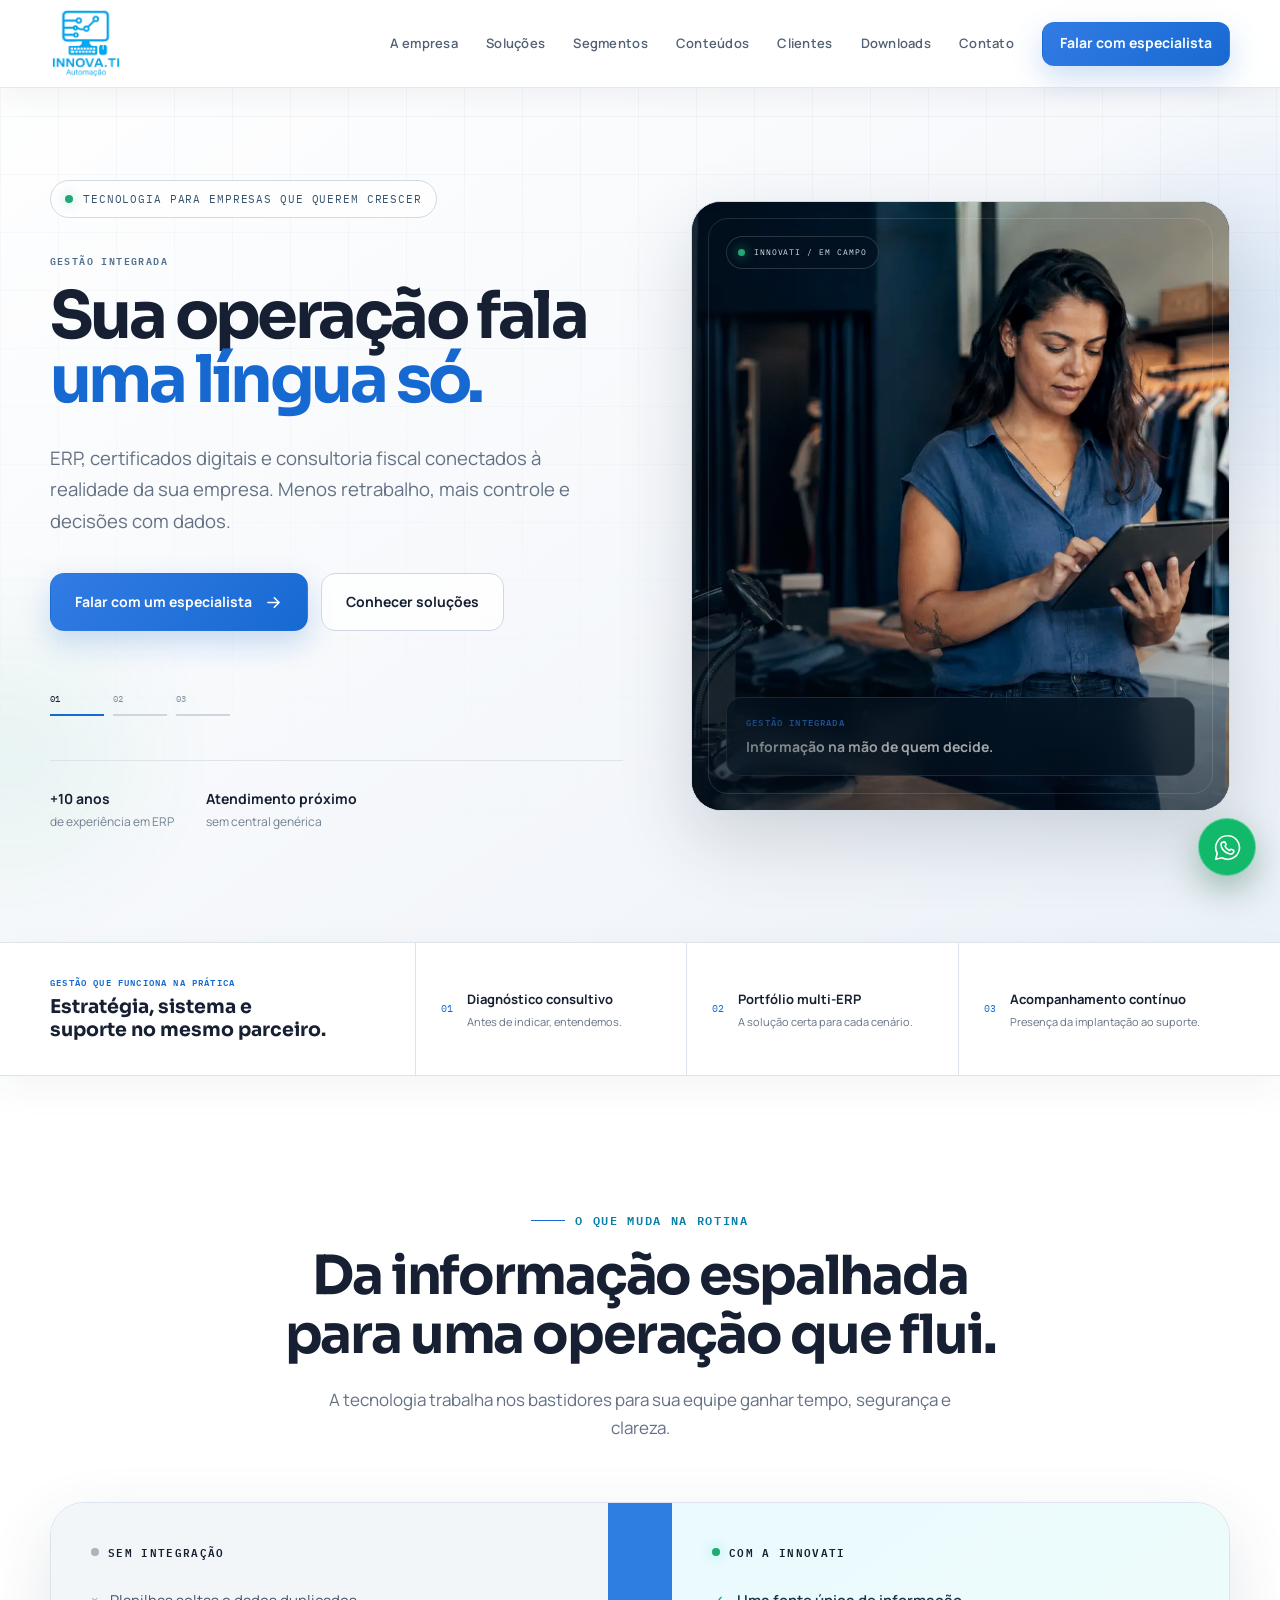
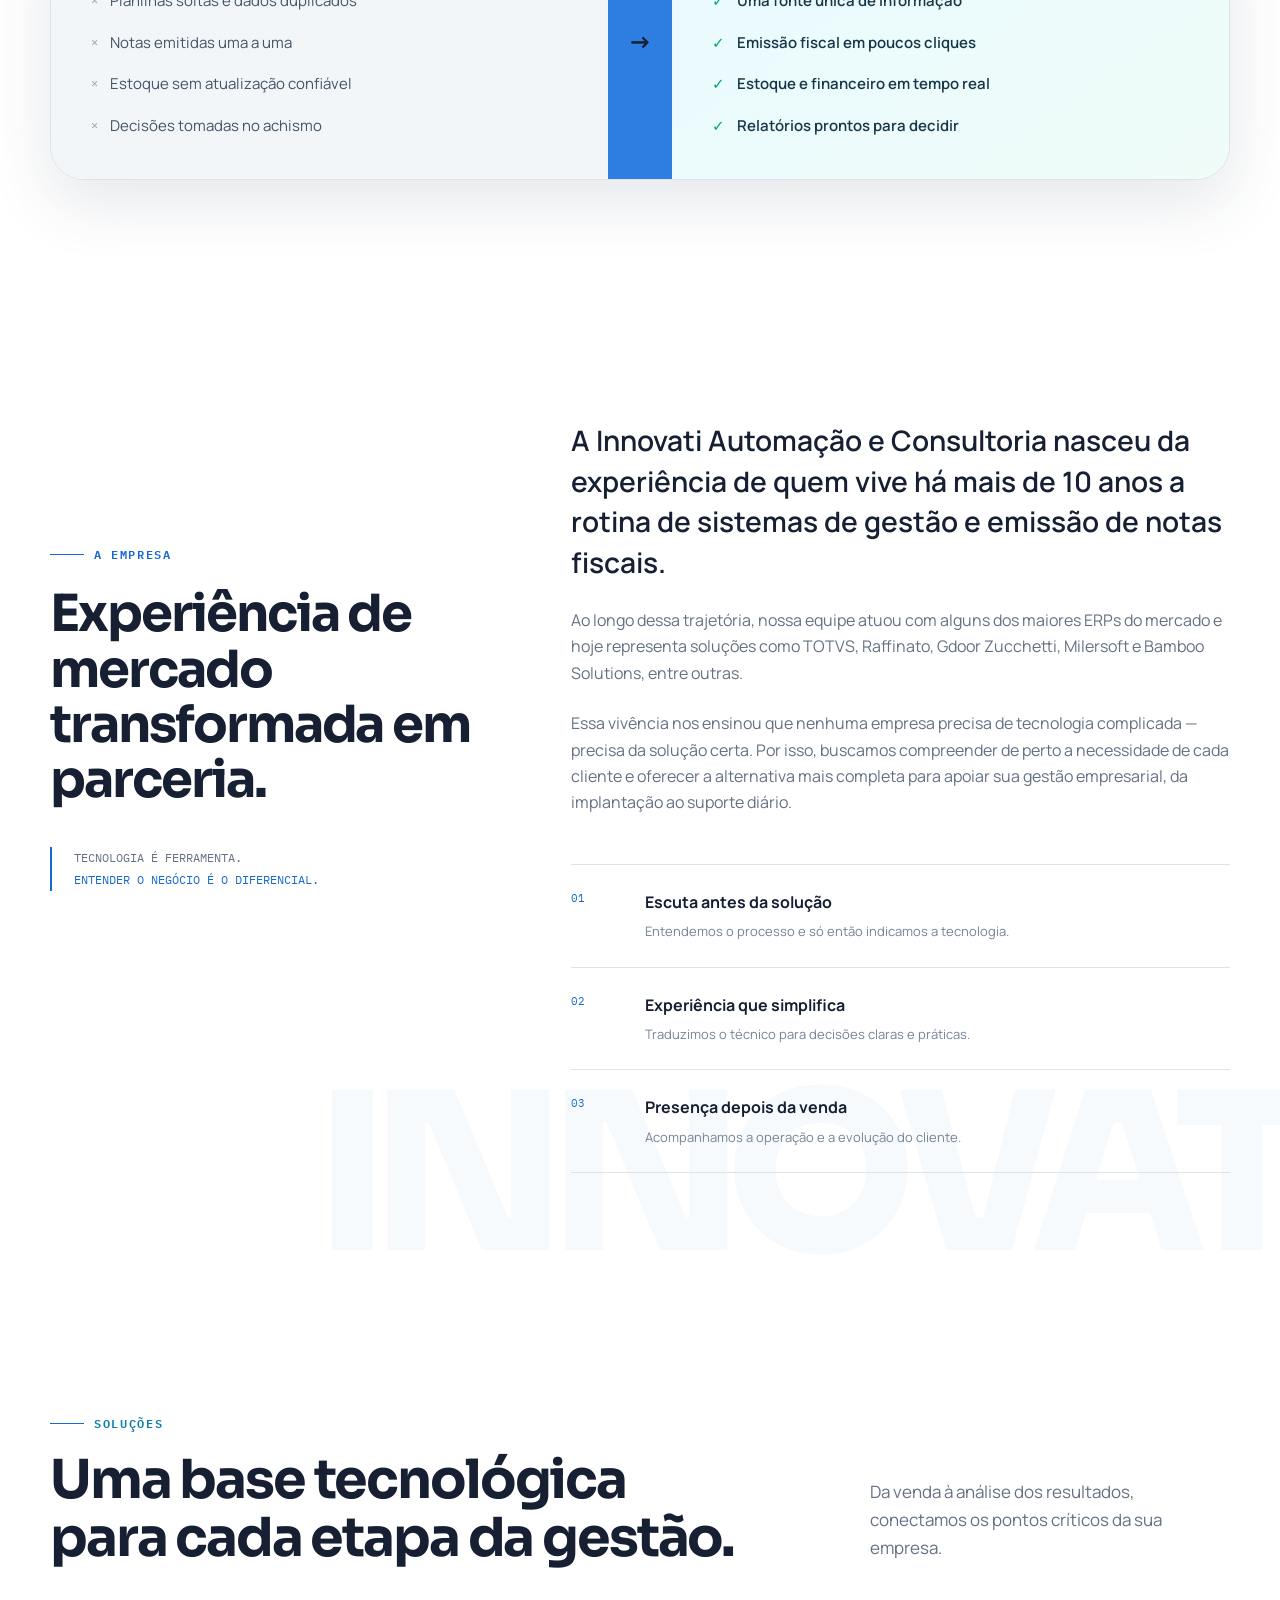
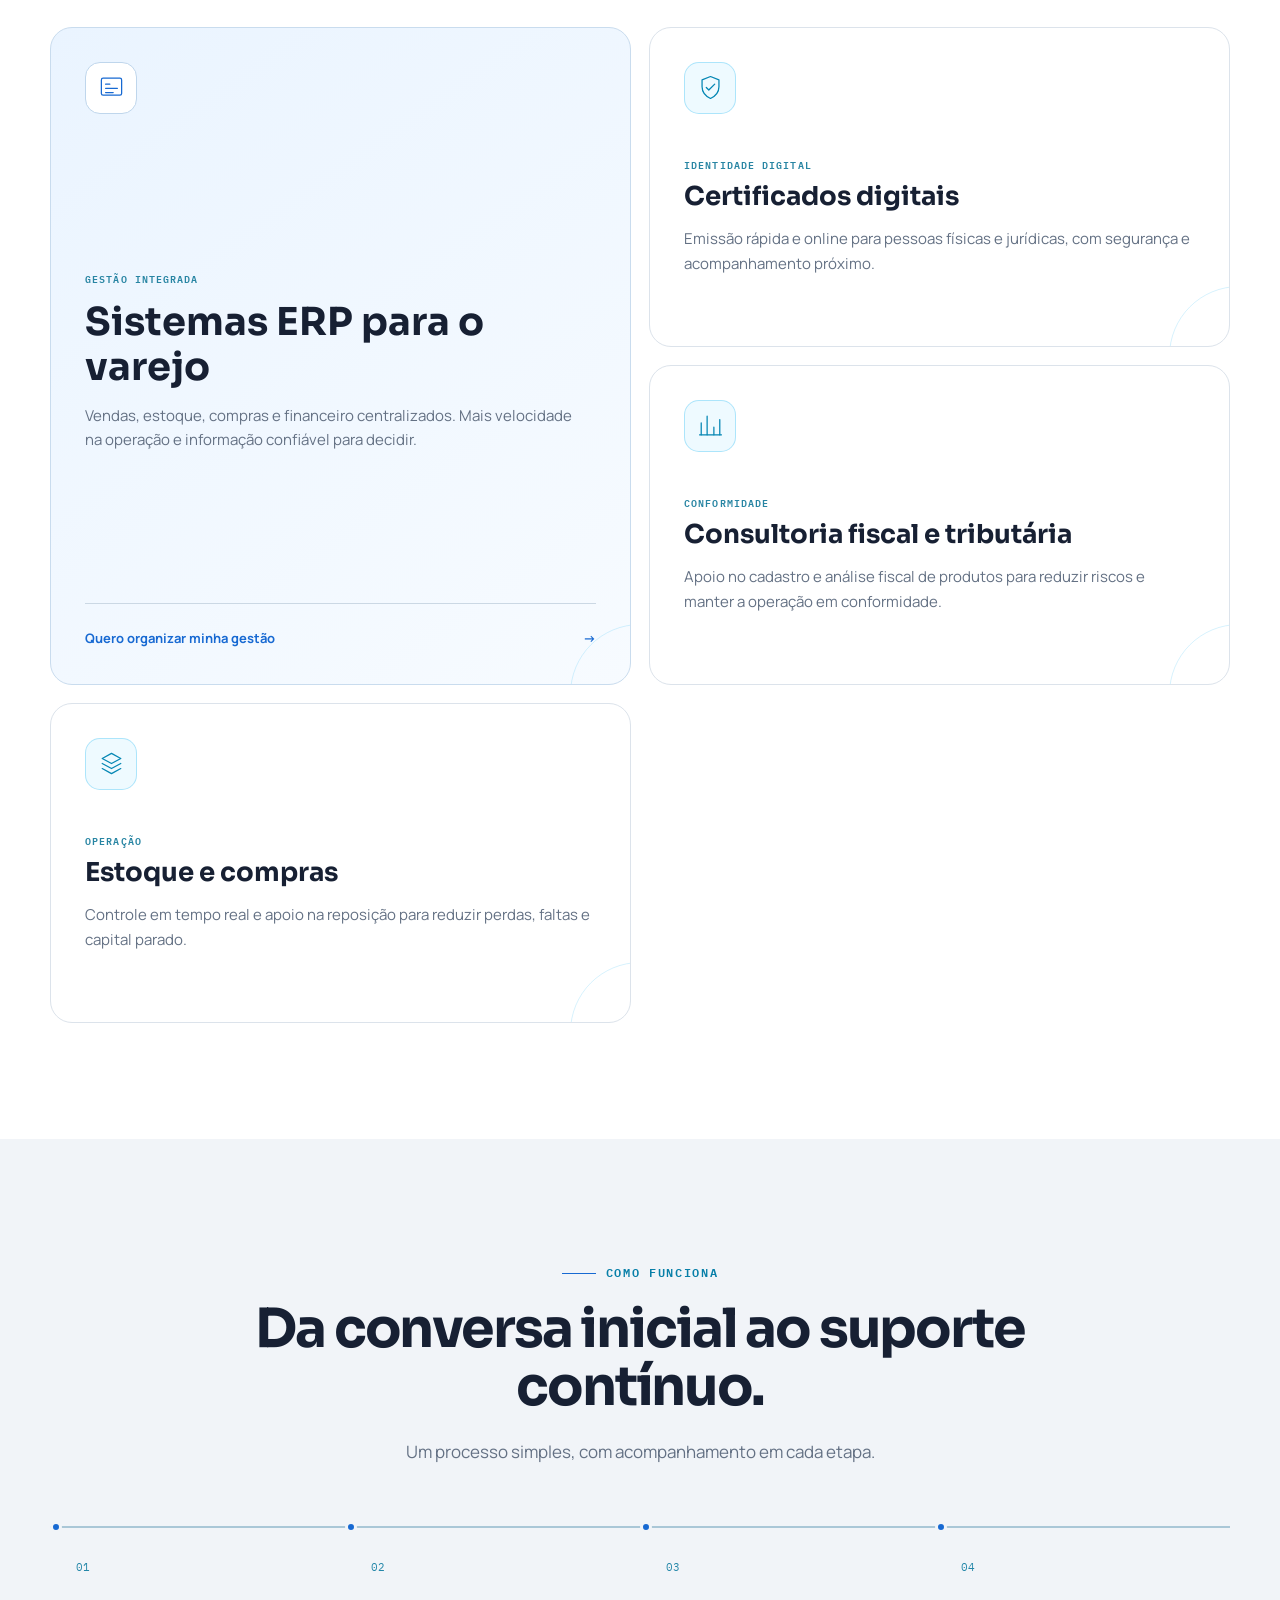
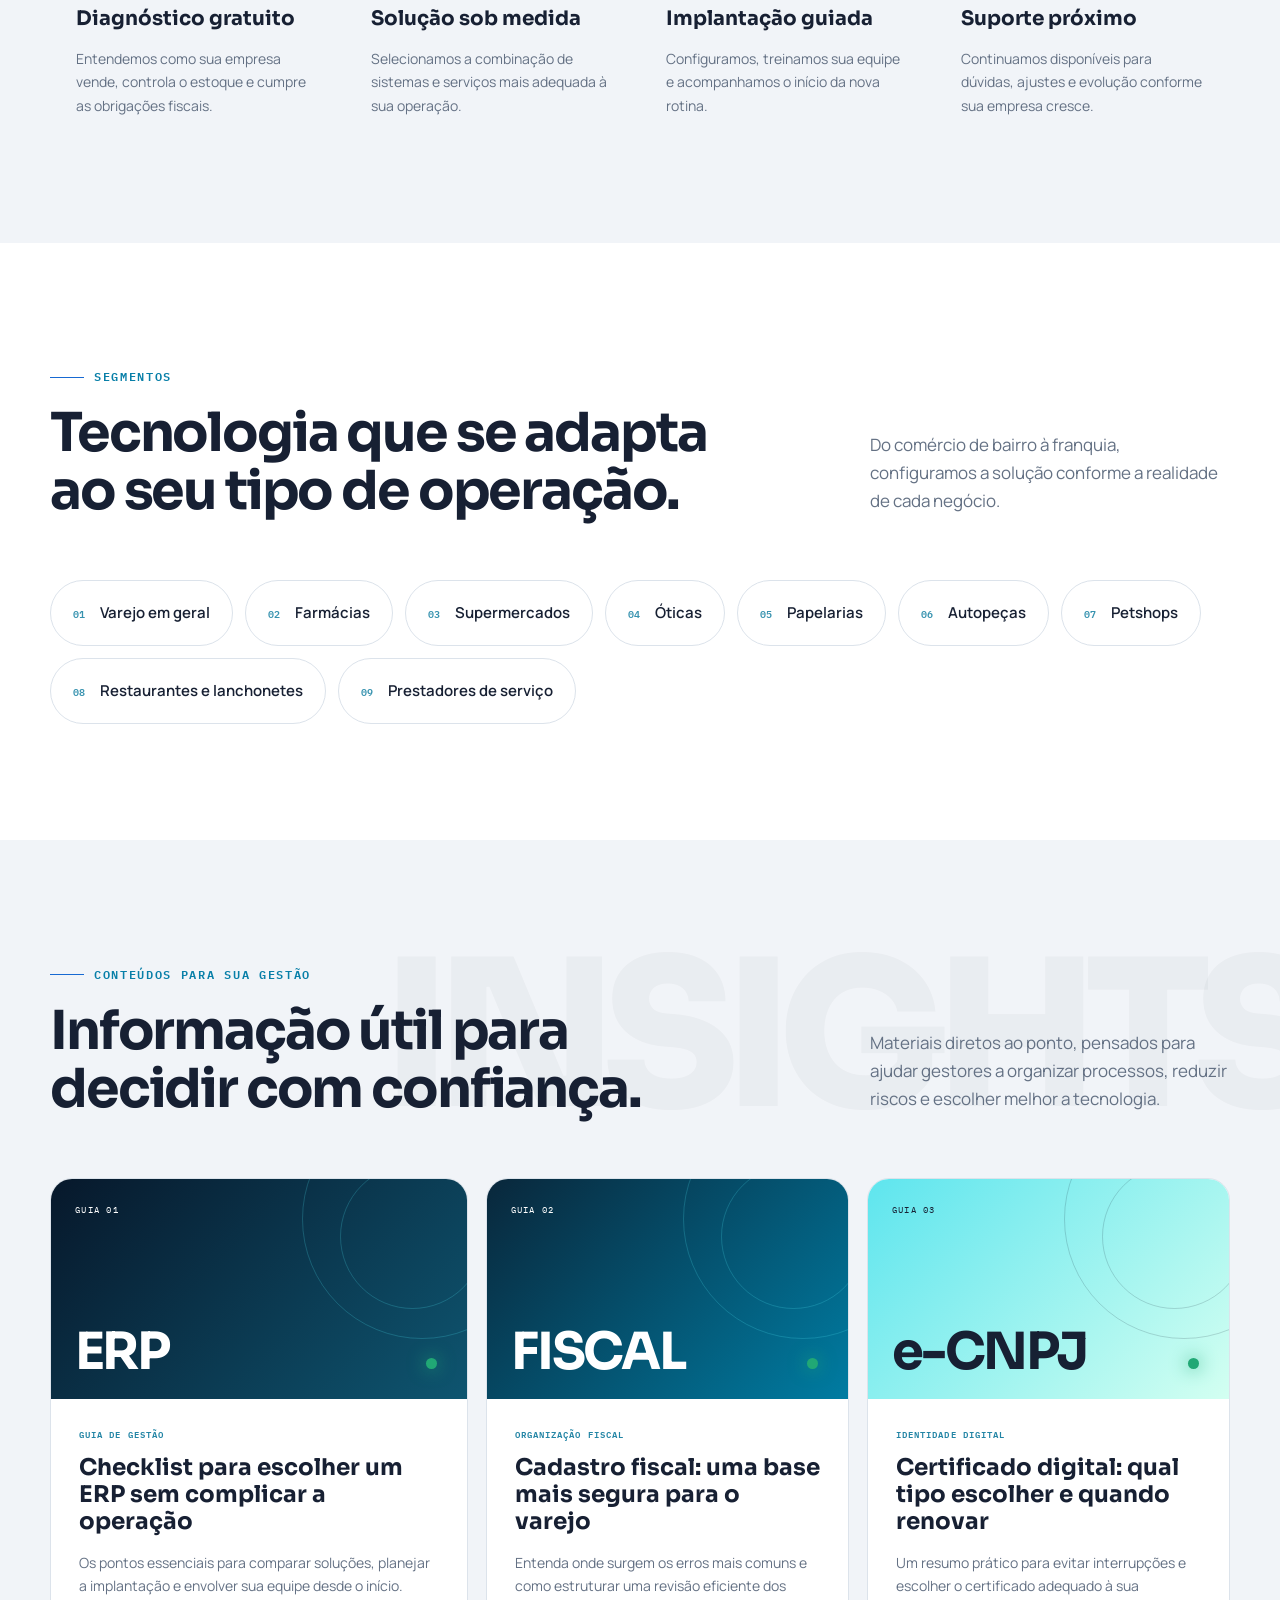
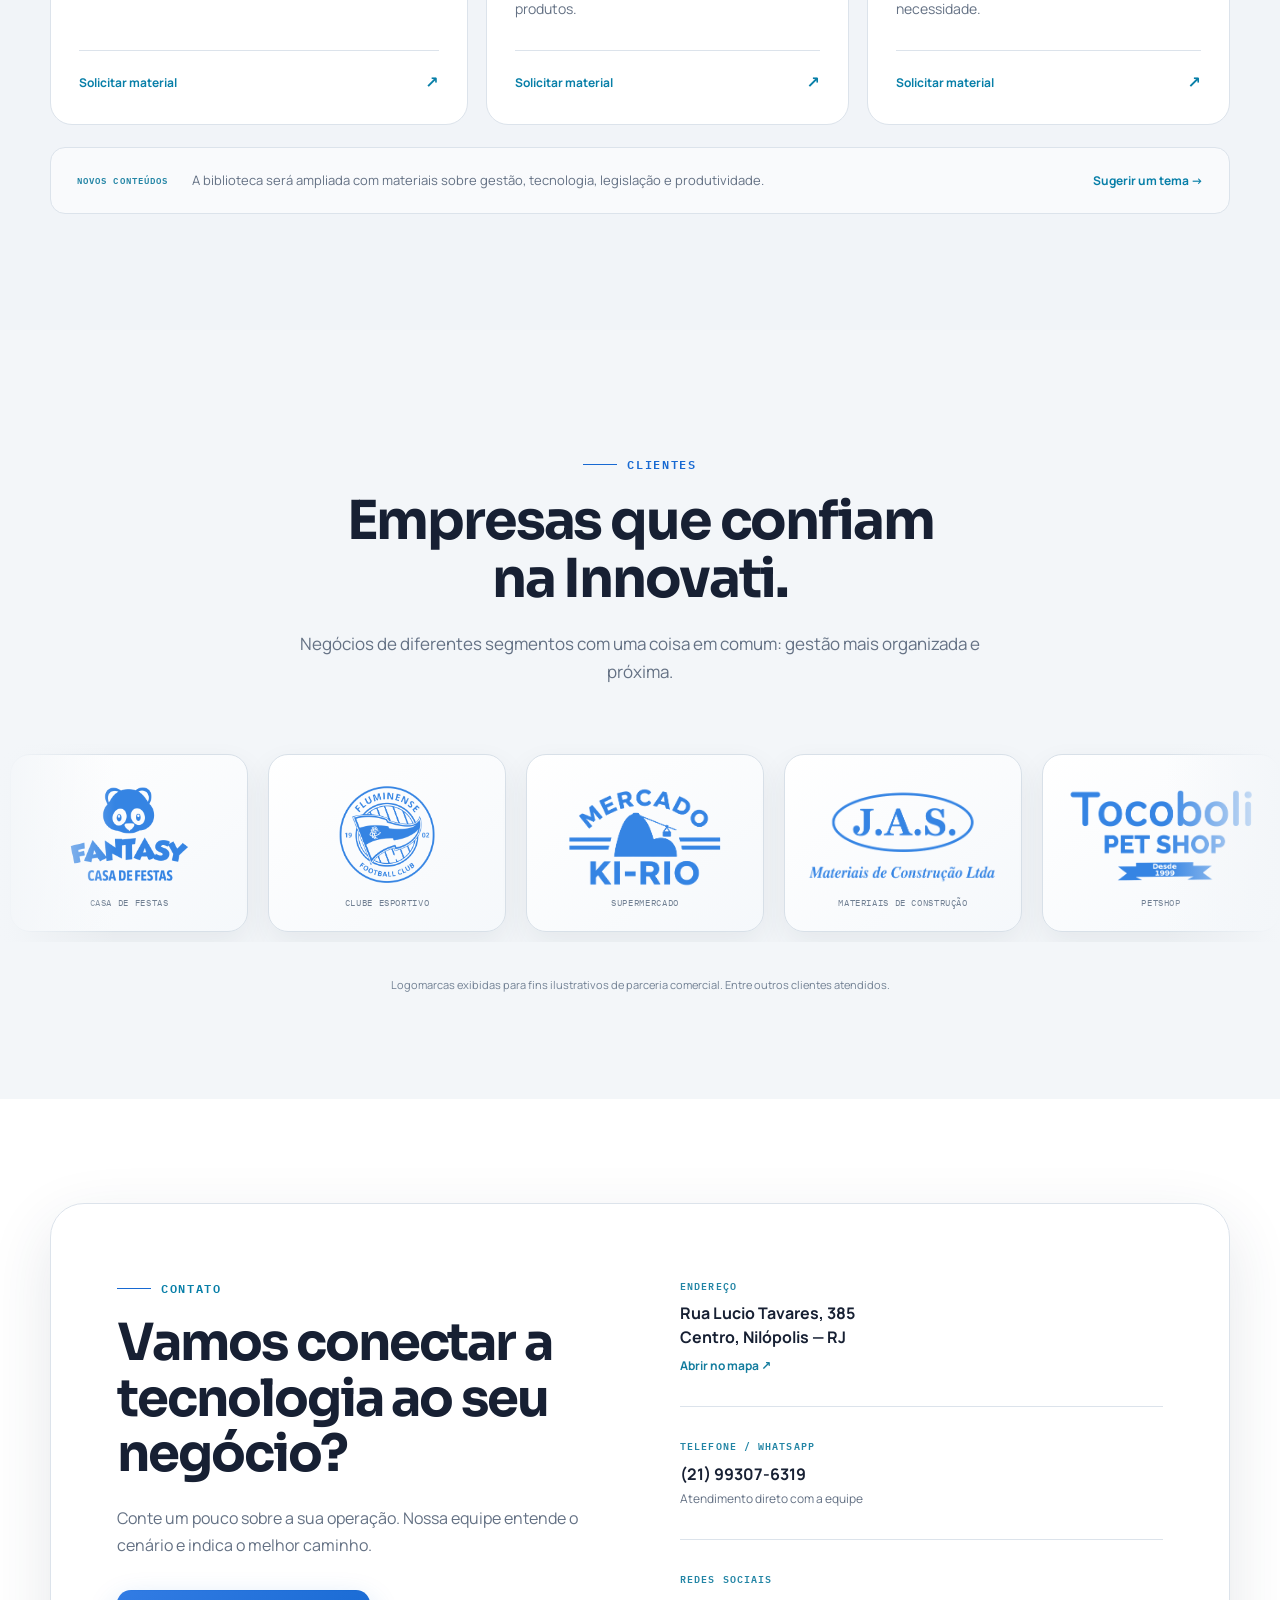
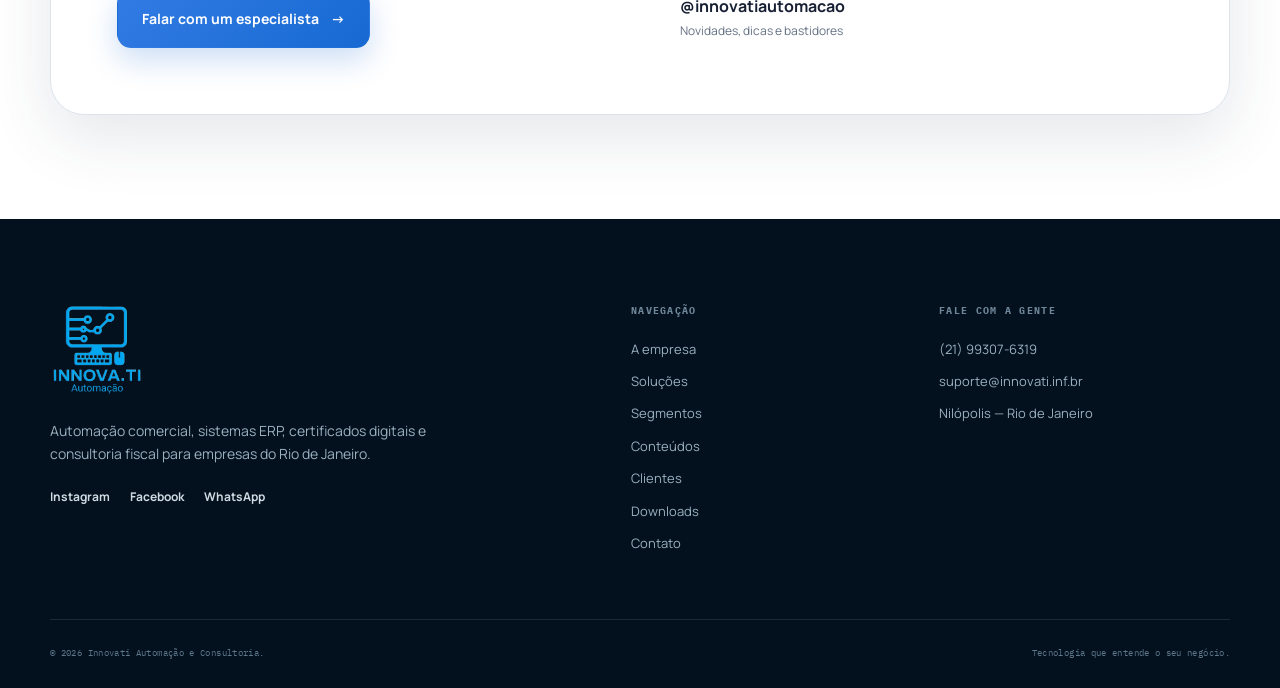
<file: index.html>
<!DOCTYPE html>
<html lang="pt-BR">
<head>
  <meta charset="utf-8">
  <meta name="viewport" content="width=device-width, initial-scale=1">
  <meta name="theme-color" content="#ffffff">
  <meta name="description" content="ERP, certificados digitais e consultoria fiscal para empresas no Rio de Janeiro. Tecnologia próxima, implantação guiada e suporte contínuo.">
  <title>Innovati Automação | ERP, Certificado Digital e Consultoria</title>
  <link rel="preconnect" href="https://fonts.googleapis.com">
  <link rel="preconnect" href="https://fonts.gstatic.com" crossorigin>
  <link href="https://fonts.googleapis.com/css2?family=IBM+Plex+Mono:wght@400;500;600&family=Manrope:wght@400;500;600;700&family=Sora:wght@600;700;800&display=swap" rel="stylesheet">
  <link rel="icon" href="assets/img/logo-innovati.png" type="image/png">
  <link rel="preload" href="assets/img/hero/hero-gestao.webp" as="image" type="image/webp">
  <link rel="stylesheet" href="css/styles.css">
  <script src="js/main.js" defer></script>
</head>
<body>
  <a class="skip-link" href="#conteudo">Pular para o conteúdo</a>

  <header class="site-header" data-header>
    <div class="container header-inner">
      <a class="brand" href="#inicio" aria-label="Innovati Automação — início">
        <img src="assets/img/logo-innovati.png" alt="Innovati Automação">
      </a>

      <button class="menu-toggle" type="button" aria-label="Abrir menu" aria-controls="main-nav" aria-expanded="false" data-menu-toggle>
        <span></span><span></span><span></span>
      </button>

      <nav class="main-nav" id="main-nav" aria-label="Navegação principal" data-nav>
        <a href="#empresa">A empresa</a>
        <a href="#solucoes">Soluções</a>
        <a href="#segmentos">Segmentos</a>
        <a href="#conteudos">Conteúdos</a>
        <a href="#clientes">Clientes</a>
        <a href="downloads.html">Downloads</a>
        <a href="#contato">Contato</a>
      </nav>

      <button class="button button-primary header-cta" type="button" data-open-contact>
        Falar com especialista
      </button>
    </div>
  </header>

  <main id="conteudo">
    <section class="hero" id="inicio">
      <div class="hero-grid" aria-hidden="true"></div>
      <div class="hero-orb hero-orb-one" aria-hidden="true"></div>
      <div class="hero-orb hero-orb-two" aria-hidden="true"></div>

      <div class="container hero-layout">
        <div class="hero-copy reveal is-visible" data-hero-carousel>
          <div class="status-pill"><i></i> Tecnologia para empresas que querem crescer</div>
          <div class="hero-slides" aria-live="polite">
            <article class="hero-slide is-active" data-hero-slide>
              <span class="hero-kicker">Gestão integrada</span>
              <h1>Sua operação fala <span>uma língua só.</span></h1>
              <p>ERP, certificados digitais e consultoria fiscal conectados à realidade da sua empresa. Menos retrabalho, mais controle e decisões com dados.</p>
              <div class="hero-actions">
                <button class="button button-primary button-large" type="button" data-open-contact>
                  Falar com um especialista
                  <svg viewBox="0 0 24 24" aria-hidden="true"><path d="M5 12h14M13 6l6 6-6 6"/></svg>
                </button>
                <a class="button button-ghost button-large" href="#solucoes">Conhecer soluções</a>
              </div>
            </article>
            <article class="hero-slide" data-hero-slide hidden>
              <span class="hero-kicker">Consultoria fiscal</span>
              <h1>Mudanças fiscais com <span>mais clareza.</span></h1>
              <p>Organize cadastros, regras e processos para atravessar mudanças tributárias com orientação próxima e uma operação mais segura.</p>
              <div class="hero-actions">
                <button class="button button-primary button-large" type="button" data-open-contact data-contact-subject="Consultoria fiscal e tributária">
                  Revisar minha operação
                  <svg viewBox="0 0 24 24" aria-hidden="true"><path d="M5 12h14M13 6l6 6-6 6"/></svg>
                </button>
                <a class="button button-ghost button-large" href="#conteudos">Ver conteúdos</a>
              </div>
            </article>
            <article class="hero-slide" data-hero-slide hidden>
              <span class="hero-kicker">Implantação e suporte</span>
              <h1>Tecnologia com <span>gente por perto.</span></h1>
              <p>Da escolha do sistema ao treinamento da equipe, a Innovati acompanha cada etapa para a tecnologia funcionar de verdade no dia a dia.</p>
              <div class="hero-actions">
                <button class="button button-primary button-large" type="button" data-open-contact data-contact-subject="Comercial">
                  Planejar minha implantação
                  <svg viewBox="0 0 24 24" aria-hidden="true"><path d="M5 12h14M13 6l6 6-6 6"/></svg>
                </button>
                <a class="button button-ghost button-large" href="#empresa">Conhecer a Innovati</a>
              </div>
            </article>
          </div>
          <div class="hero-pagination" role="tablist" aria-label="Destaques">
            <button class="is-active" type="button" role="tab" aria-selected="true" aria-label="Exibir destaque 1" data-hero-dot="0"><span>01</span></button>
            <button type="button" role="tab" aria-selected="false" aria-label="Exibir destaque 2" data-hero-dot="1"><span>02</span></button>
            <button type="button" role="tab" aria-selected="false" aria-label="Exibir destaque 3" data-hero-dot="2"><span>03</span></button>
          </div>
          <ul class="hero-proof" aria-label="Diferenciais">
            <li><strong>+10 anos</strong><span>de experiência em ERP</span></li>
            <li><strong>Atendimento próximo</strong><span>sem central genérica</span></li>
          </ul>
        </div>

        <div class="hero-media reveal is-visible" aria-label="Tecnologia aplicada à rotina dos clientes da Innovati">
          <figure class="hero-visual is-active" data-hero-visual>
            <img src="assets/img/hero/hero-gestao.webp" width="1400" height="933" alt="Lojista usando um tablet junto ao caixa de uma loja de roupas" fetchpriority="high">
            <figcaption><span>Gestão integrada</span><strong>Informação na mão de quem decide.</strong></figcaption>
          </figure>
          <figure class="hero-visual" data-hero-visual hidden>
            <img src="assets/img/hero/hero-fiscal.webp" width="1400" height="933" alt="Consultora e lojista analisando informações de gestão em um notebook" loading="lazy">
            <figcaption><span>Consultoria fiscal</span><strong>Decisões mais seguras, lado a lado.</strong></figcaption>
          </figure>
          <figure class="hero-visual" data-hero-visual hidden>
            <img src="assets/img/hero/hero-suporte.webp" width="1400" height="933" alt="Consultor auxiliando uma comerciante a utilizar o sistema no notebook" loading="lazy">
            <figcaption><span>Implantação e suporte</span><strong>Tecnologia funcionando na rotina real.</strong></figcaption>
          </figure>
          <div class="hero-media-label" aria-hidden="true"><i></i> INNOVATI / EM CAMPO</div>
        </div>
      </div>
    </section>

    <section class="trust-strip" aria-label="Diferenciais da Innovati">
      <div class="container trust-grid">
        <div class="trust-intro"><span>Gestão que funciona na prática</span><strong>Estratégia, sistema e suporte no mesmo parceiro.</strong></div>
        <article><i>01</i><div><strong>Diagnóstico consultivo</strong><span>Antes de indicar, entendemos.</span></div></article>
        <article><i>02</i><div><strong>Portfólio multi-ERP</strong><span>A solução certa para cada cenário.</span></div></article>
        <article><i>03</i><div><strong>Acompanhamento contínuo</strong><span>Presença da implantação ao suporte.</span></div></article>
      </div>
    </section>

    <section class="outcomes section-light">
      <div class="container">
        <div class="section-heading reveal">
          <span class="eyebrow">O que muda na rotina</span>
          <h2>Da informação espalhada<br>para uma operação que flui.</h2>
          <p>A tecnologia trabalha nos bastidores para sua equipe ganhar tempo, segurança e clareza.</p>
        </div>

        <div class="comparison reveal">
          <article class="comparison-side comparison-before">
            <span class="comparison-label"><i></i> Sem integração</span>
            <ul>
              <li><span>×</span> Planilhas soltas e dados duplicados</li>
              <li><span>×</span> Notas emitidas uma a uma</li>
              <li><span>×</span> Estoque sem atualização confiável</li>
              <li><span>×</span> Decisões tomadas no achismo</li>
            </ul>
          </article>
          <div class="comparison-shift" aria-hidden="true">→</div>
          <article class="comparison-side comparison-after">
            <span class="comparison-label"><i></i> Com a Innovati</span>
            <ul>
              <li><span>✓</span> Uma fonte única de informação</li>
              <li><span>✓</span> Emissão fiscal em poucos cliques</li>
              <li><span>✓</span> Estoque e financeiro em tempo real</li>
              <li><span>✓</span> Relatórios prontos para decidir</li>
            </ul>
          </article>
        </div>
      </div>
    </section>

    <section class="company section-dark" id="empresa">
      <div class="container company-layout">
        <div class="company-intro reveal">
          <span class="eyebrow eyebrow-dark">A empresa</span>
          <h2>Experiência de mercado transformada em parceria.</h2>
          <div class="company-tagline">Tecnologia é ferramenta.<br><span>Entender o negócio é o diferencial.</span></div>
        </div>

        <div class="company-story reveal">
          <p class="story-lead">A Innovati Automação e Consultoria nasceu da experiência de quem vive há mais de 10 anos a rotina de sistemas de gestão e emissão de notas fiscais.</p>
          <p>Ao longo dessa trajetória, nossa equipe atuou com alguns dos maiores ERPs do mercado e hoje representa soluções como TOTVS, Raffinato, Gdoor Zucchetti, Milersoft e Bamboo Solutions, entre outras.</p>
          <p>Essa vivência nos ensinou que nenhuma empresa precisa de tecnologia complicada — precisa da solução certa. Por isso, buscamos compreender de perto a necessidade de cada cliente e oferecer a alternativa mais completa para apoiar sua gestão empresarial, da implantação ao suporte diário.</p>

          <div class="company-values">
            <article>
              <span>01</span>
              <div><strong>Escuta antes da solução</strong><small>Entendemos o processo e só então indicamos a tecnologia.</small></div>
            </article>
            <article>
              <span>02</span>
              <div><strong>Experiência que simplifica</strong><small>Traduzimos o técnico para decisões claras e práticas.</small></div>
            </article>
            <article>
              <span>03</span>
              <div><strong>Presença depois da venda</strong><small>Acompanhamos a operação e a evolução do cliente.</small></div>
            </article>
          </div>
        </div>
      </div>
    </section>

    <section class="solutions section-light" id="solucoes">
      <div class="container">
        <div class="section-heading section-heading-split reveal">
          <div>
            <span class="eyebrow">Soluções</span>
            <h2>Uma base tecnológica<br>para cada etapa da gestão.</h2>
          </div>
          <p>Da venda à análise dos resultados, conectamos os pontos críticos da sua empresa.</p>
        </div>

        <div class="solution-grid">
          <article class="solution-card solution-featured reveal">
            <div class="solution-icon" aria-hidden="true">
              <svg viewBox="0 0 32 32"><rect x="4" y="5" width="24" height="20" rx="2"/><path d="M9 12h5m-5 5h14M9 22h9"/></svg>
            </div>
            <div>
              <span>GESTÃO INTEGRADA</span>
              <h3>Sistemas ERP para o varejo</h3>
              <p>Vendas, estoque, compras e financeiro centralizados. Mais velocidade na operação e informação confiável para decidir.</p>
            </div>
            <a href="#contato">Quero organizar minha gestão <b>→</b></a>
          </article>

          <article class="solution-card reveal">
            <div class="solution-icon" aria-hidden="true">
              <svg viewBox="0 0 32 32"><path d="M16 3l10 4v8c0 7-4 11-10 14C10 26 6 22 6 15V7l10-4z"/><path d="M11 16l3 3 7-7"/></svg>
            </div>
            <span>IDENTIDADE DIGITAL</span>
            <h3>Certificados digitais</h3>
            <p>Emissão rápida e online para pessoas físicas e jurídicas, com segurança e acompanhamento próximo.</p>
          </article>

          <article class="solution-card reveal">
            <div class="solution-icon" aria-hidden="true">
              <svg viewBox="0 0 32 32"><path d="M5 27V13m7 14V5m8 22v-9m7 9V9"/><path d="M3 27h26"/></svg>
            </div>
            <span>CONFORMIDADE</span>
            <h3>Consultoria fiscal e tributária</h3>
            <p>Apoio no cadastro e análise fiscal de produtos para reduzir riscos e manter a operação em conformidade.</p>
          </article>

          <article class="solution-card reveal">
            <div class="solution-icon" aria-hidden="true">
              <svg viewBox="0 0 32 32"><path d="M5 10l11-6 11 6-11 6L5 10z"/><path d="M5 16l11 6 11-6M5 22l11 6 11-6"/></svg>
            </div>
            <span>OPERAÇÃO</span>
            <h3>Estoque e compras</h3>
            <p>Controle em tempo real e apoio na reposição para reduzir perdas, faltas e capital parado.</p>
          </article>
        </div>
      </div>
    </section>

    <section class="process section-mist">
      <div class="container">
        <div class="section-heading reveal">
          <span class="eyebrow">Como funciona</span>
          <h2>Da conversa inicial ao suporte contínuo.</h2>
          <p>Um processo simples, com acompanhamento em cada etapa.</p>
        </div>

        <div class="process-track">
          <article class="process-step reveal"><span>01</span><div><h3>Diagnóstico gratuito</h3><p>Entendemos como sua empresa vende, controla o estoque e cumpre as obrigações fiscais.</p></div></article>
          <article class="process-step reveal"><span>02</span><div><h3>Solução sob medida</h3><p>Selecionamos a combinação de sistemas e serviços mais adequada à sua operação.</p></div></article>
          <article class="process-step reveal"><span>03</span><div><h3>Implantação guiada</h3><p>Configuramos, treinamos sua equipe e acompanhamos o início da nova rotina.</p></div></article>
          <article class="process-step reveal"><span>04</span><div><h3>Suporte próximo</h3><p>Continuamos disponíveis para dúvidas, ajustes e evolução conforme sua empresa cresce.</p></div></article>
        </div>
      </div>
    </section>

    <section class="segments section-light" id="segmentos">
      <div class="container">
        <div class="section-heading section-heading-split reveal">
          <div><span class="eyebrow">Segmentos</span><h2>Tecnologia que se adapta<br>ao seu tipo de operação.</h2></div>
          <p>Do comércio de bairro à franquia, configuramos a solução conforme a realidade de cada negócio.</p>
        </div>
        <ul class="segment-cloud reveal" aria-label="Segmentos atendidos">
          <li><i>01</i> Varejo em geral</li>
          <li><i>02</i> Farmácias</li>
          <li><i>03</i> Supermercados</li>
          <li><i>04</i> Óticas</li>
          <li><i>05</i> Papelarias</li>
          <li><i>06</i> Autopeças</li>
          <li><i>07</i> Petshops</li>
          <li><i>08</i> Restaurantes e lanchonetes</li>
          <li><i>09</i> Prestadores de serviço</li>
        </ul>
      </div>
    </section>

    <section class="insights section-mist" id="conteudos">
      <div class="container">
        <div class="section-heading section-heading-split reveal">
          <div><span class="eyebrow">Conteúdos para sua gestão</span><h2>Informação útil para<br>decidir com confiança.</h2></div>
          <p>Materiais diretos ao ponto, pensados para ajudar gestores a organizar processos, reduzir riscos e escolher melhor a tecnologia.</p>
        </div>

        <div class="insight-grid">
          <article class="insight-card insight-featured reveal">
            <div class="insight-visual" aria-hidden="true"><span>GUIA 01</span><strong>ERP</strong><i></i></div>
            <div class="insight-body">
              <span class="insight-type">Guia de gestão</span>
              <h3>Checklist para escolher um ERP sem complicar a operação</h3>
              <p>Os pontos essenciais para comparar soluções, planejar a implantação e envolver sua equipe desde o início.</p>
              <button type="button" data-open-contact data-material="Checklist para escolher um ERP" data-contact-subject="Comercial">Solicitar material <b>↗</b></button>
            </div>
          </article>

          <article class="insight-card reveal">
            <div class="insight-visual insight-fiscal" aria-hidden="true"><span>GUIA 02</span><strong>FISCAL</strong><i></i></div>
            <div class="insight-body">
              <span class="insight-type">Organização fiscal</span>
              <h3>Cadastro fiscal: uma base mais segura para o varejo</h3>
              <p>Entenda onde surgem os erros mais comuns e como estruturar uma revisão eficiente dos produtos.</p>
              <button type="button" data-open-contact data-material="Guia de organização fiscal no varejo" data-contact-subject="Consultoria fiscal e tributária">Solicitar material <b>↗</b></button>
            </div>
          </article>

          <article class="insight-card reveal">
            <div class="insight-visual insight-certificate" aria-hidden="true"><span>GUIA 03</span><strong>e-CNPJ</strong><i></i></div>
            <div class="insight-body">
              <span class="insight-type">Identidade digital</span>
              <h3>Certificado digital: qual tipo escolher e quando renovar</h3>
              <p>Um resumo prático para evitar interrupções e escolher o certificado adequado à sua necessidade.</p>
              <button type="button" data-open-contact data-material="Guia sobre certificado digital" data-contact-subject="Certificado digital">Solicitar material <b>↗</b></button>
            </div>
          </article>
        </div>

        <div class="insight-note reveal"><span>NOVOS CONTEÚDOS</span><p>A biblioteca será ampliada com materiais sobre gestão, tecnologia, legislação e produtividade.</p><a href="#contato">Sugerir um tema →</a></div>
      </div>
    </section>

    <section class="clients section-dark" id="clientes">
      <div class="container">
        <div class="section-heading section-heading-dark reveal">
          <span class="eyebrow eyebrow-dark">Clientes</span>
          <h2>Empresas que confiam<br>na Innovati.</h2>
          <p>Negócios de diferentes segmentos com uma coisa em comum: gestão mais organizada e próxima.</p>
        </div>
      </div>

      <section class="logo-marquee reveal" aria-label="Logos de clientes">
        <div class="logo-track" data-logo-track>
          <article class="client-logo"><img src="assets/img/clients/fantasy.png" alt="Fantasy Casa de Festas"><span>Casa de festas</span></article>
          <article class="client-logo"><img src="assets/img/clients/fluminense.png" alt="Fluminense Football Club"><span>Clube esportivo</span></article>
          <article class="client-logo"><img src="assets/img/clients/ki-rio.png" alt="Mercado Ki-Rio"><span>Supermercado</span></article>
          <article class="client-logo"><img src="assets/img/clients/jas.png" alt="J.A.S. Materiais de Construção"><span>Materiais de construção</span></article>
          <article class="client-logo"><img src="assets/img/clients/tocoboli.png" alt="Tocoboli Pet Shop"><span>Petshop</span></article>
          <article class="client-logo"><img src="assets/img/clients/equipo.png" alt="Equipo Ferramentas"><span>Ferramentas</span></article>
          <article class="client-logo"><img src="assets/img/clients/romaplast.png" alt="Roma Plast"><span>Indústria</span></article>
          <article class="client-logo"><img src="assets/img/clients/arquiteto-das-tortas.png" alt="Arquiteto das Tortas"><span>Confeitaria</span></article>
          <article class="client-logo"><img src="assets/img/clients/lf-moda.png" alt="LF Moda Feminina"><span>Moda</span></article>
        </div>
      </section>
      <p class="client-note">Logomarcas exibidas para fins ilustrativos de parceria comercial. Entre outros clientes atendidos.</p>
    </section>

    <section class="contact section-light" id="contato">
      <div class="container contact-panel reveal">
        <div class="contact-copy">
          <span class="eyebrow">Contato</span>
          <h2>Vamos conectar a tecnologia ao seu negócio?</h2>
          <p>Conte um pouco sobre a sua operação. Nossa equipe entende o cenário e indica o melhor caminho.</p>
          <button class="button button-primary button-large" type="button" data-open-contact>Falar com um especialista <span>→</span></button>
        </div>
        <div class="contact-data">
          <article><span>Endereço</span><p>Rua Lucio Tavares, 385<br>Centro, Nilópolis — RJ</p><a href="https://www.google.com/maps?q=Rua%20Lucio%20Tavares%2C%20385%20-%20Centro%2C%20Nil%C3%B3polis%20-%20RJ" target="_blank" rel="noopener">Abrir no mapa ↗</a></article>
          <article><span>Telefone / WhatsApp</span><p><a href="tel:+5521993076319">(21)&nbsp;99307&#8209;6319</a></p><small>Atendimento direto com a equipe</small></article>
          <article><span>Redes sociais</span><p><a href="https://www.instagram.com/innovatiautomacao" target="_blank" rel="noopener">@innovatiautomacao</a></p><small>Novidades, dicas e bastidores</small></article>
        </div>
      </div>
    </section>
  </main>

  <footer class="site-footer">
    <div class="container footer-grid">
      <div class="footer-brand">
        <a href="#inicio"><img src="assets/img/logo-innovati.png" alt="Innovati Automação"></a>
        <p>Automação comercial, sistemas ERP, certificados digitais e consultoria fiscal para empresas do Rio de Janeiro.</p>
        <div class="footer-social"><a href="https://www.instagram.com/innovatiautomacao" target="_blank" rel="noopener">Instagram</a><a href="https://www.facebook.com/innovatiautomacao" target="_blank" rel="noopener">Facebook</a><a href="https://wa.me/5521993076319" target="_blank" rel="noopener">WhatsApp</a></div>
      </div>
      <div class="footer-links"><h3>Navegação</h3><a href="#empresa">A empresa</a><a href="#solucoes">Soluções</a><a href="#segmentos">Segmentos</a><a href="#conteudos">Conteúdos</a><a href="#clientes">Clientes</a><a href="downloads.html">Downloads</a><a href="#contato">Contato</a></div>
      <div class="footer-links"><h3>Fale com a gente</h3><a href="tel:+5521993076319">(21)&nbsp;99307&#8209;6319</a><a href="mailto:suporte@innovati.inf.br">suporte@innovati.inf.br</a><span>Nilópolis — Rio de Janeiro</span></div>
    </div>
    <div class="container footer-bottom"><span>© 2026 Innovati Automação e Consultoria.</span><span>Tecnologia que entende o seu negócio.</span></div>
  </footer>

  <dialog class="contact-dialog" data-contact-dialog aria-labelledby="dialog-title">
    <div class="dialog-shell">
      <button class="dialog-close" type="button" aria-label="Fechar formulário" data-close-contact>×</button>
      <div class="dialog-intro">
        <span class="eyebrow">Fale com a Innovati</span>
        <h2 id="dialog-title">Conte o que sua empresa precisa.</h2>
        <p>Preencha os dados e, ao continuar, sua mensagem será aberta já formatada no WhatsApp.</p>
      </div>
      <form id="lead-form" class="lead-form">
        <input type="hidden" name="material" value="">
        <p class="request-context" data-request-context hidden></p>
        <div class="form-grid">
          <label class="field"><span>Nome</span><input type="text" name="nome" autocomplete="name" placeholder="Como podemos chamar você?" required></label>
          <label class="field"><span>E-mail</span><input type="email" name="email" autocomplete="email" placeholder="voce@empresa.com.br" required></label>
          <label class="field"><span>Telefone</span><input type="tel" name="telefone" autocomplete="tel" inputmode="tel" placeholder="(21) 99999-9999" required></label>
          <label class="field"><span>Setor</span><select name="setor" required><option value="" selected disabled>Selecione um setor</option><option>Comercial</option><option>Suporte técnico</option><option>Certificado digital</option><option>Consultoria fiscal e tributária</option><option>Financeiro</option><option>Outro assunto</option></select></label>
        </div>
        <label class="field"><span>Mensagem</span><textarea name="mensagem" rows="5" placeholder="Conte brevemente como podemos ajudar..." required></textarea></label>
        <div class="form-footer">
          <small>Seus dados serão usados apenas para iniciar este atendimento.</small>
          <button class="button button-primary button-large" type="submit">Continuar no WhatsApp <span>→</span></button>
        </div>
      </form>
    </div>
  </dialog>

  <a class="whatsapp-float" href="https://wa.me/5521993076319" target="_blank" rel="noopener" aria-label="Falar com a Innovati pelo WhatsApp">
    <svg viewBox="0 0 32 32" aria-hidden="true"><path d="M16 3a13 13 0 0 0-11.3 19.4L3 29l6.8-1.7A13 13 0 1 0 16 3z"/><path d="M11 10.5c.3-.7.7-.7 1-.7h.7c.2 0 .5.1.6.5l1 2.3c.1.4 0 .7-.2 1l-.8 1c1 2.1 2.6 3.8 4.8 4.8l1-1.2c.3-.3.6-.4 1-.2l2.4 1.1c.4.2.5.4.5.7 0 .5-.2 2-1.4 2.8-1 .7-2.3.9-3.8.4-3.8-1.2-7-4.1-8.6-7.7-.7-1.7-.5-3.5.3-4.8z"/></svg>
  </a>
</body>
</html>
</file>
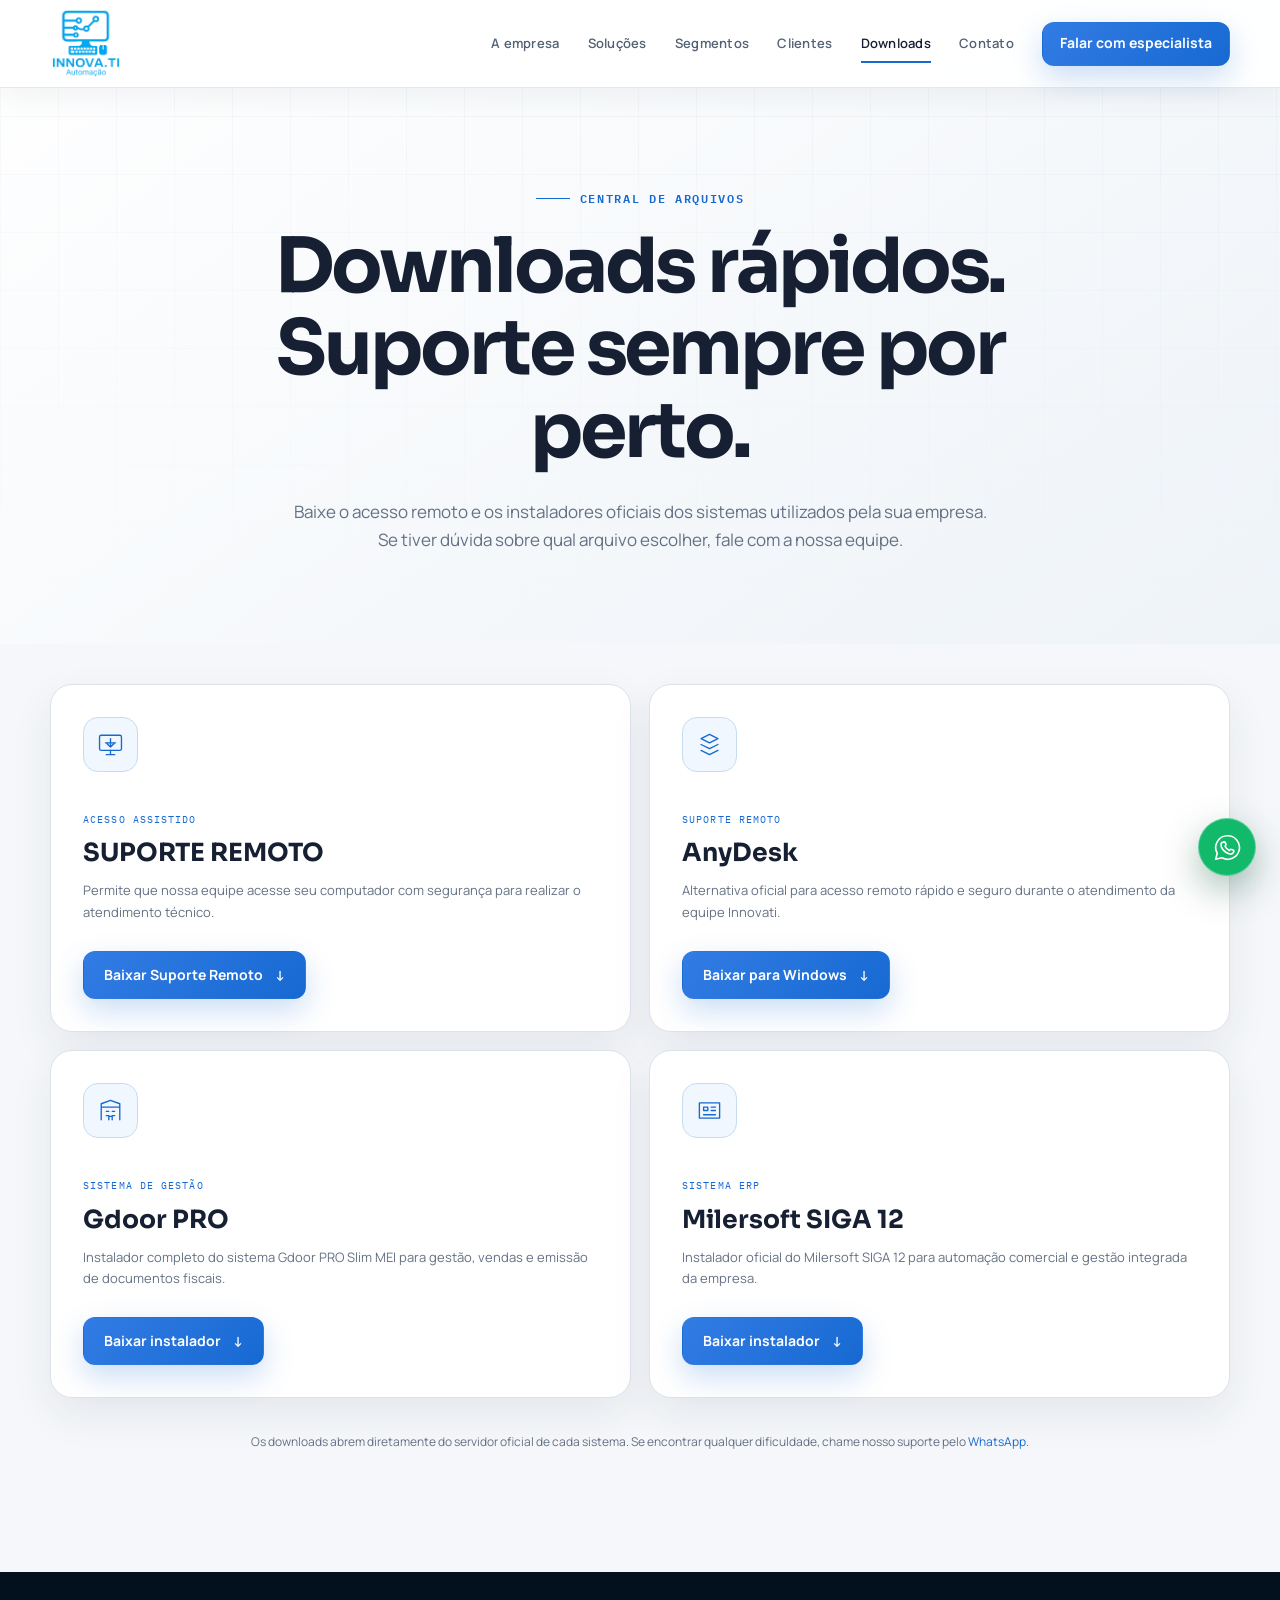
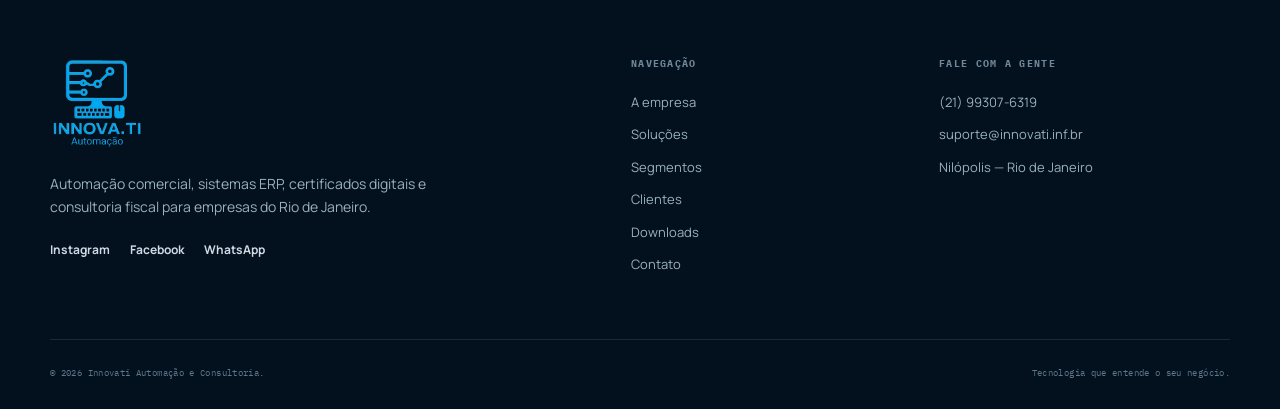
<file: downloads.html>
<!DOCTYPE html>
<html lang="pt-BR">
<head>
  <meta charset="utf-8">
  <meta name="viewport" content="width=device-width, initial-scale=1">
  <meta name="theme-color" content="#ffffff">
  <meta name="description" content="Central de downloads da Innovati Automação: suporte remoto e instaladores oficiais dos sistemas utilizados pelos clientes.">
  <title>Downloads | Innovati Automação</title>
  <link rel="preconnect" href="https://fonts.googleapis.com">
  <link rel="preconnect" href="https://fonts.gstatic.com" crossorigin>
  <link href="https://fonts.googleapis.com/css2?family=IBM+Plex+Mono:wght@400;500;600&family=Manrope:wght@400;500;600;700&family=Sora:wght@600;700;800&display=swap" rel="stylesheet">
  <link rel="icon" href="assets/img/logo-innovati.png" type="image/png">
  <link rel="stylesheet" href="css/styles.css">
  <style>
    /* Popup exclusivo da página de Downloads — não altera o restante do site */
    .remote-platform-dialog {
      width: min(560px, calc(100% - 32px));
      max-height: calc(100vh - 32px);
      margin: auto;
      padding: 0;
      border: 0;
      border-radius: 22px;
      color: #25364a;
      background: #fff;
      box-shadow: 0 28px 80px rgba(25, 45, 70, .28);
    }
    .remote-platform-dialog::backdrop { background: rgba(18, 32, 49, .58); backdrop-filter: blur(4px); }
    .remote-platform-shell { position: relative; padding: 34px; }
    .remote-platform-close {
      position: absolute; top: 16px; right: 16px; width: 38px; height: 38px;
      display: grid; place-items: center; border: 1px solid #d9e2eb; border-radius: 50%;
      color: #4c5e72; background: #fff; font-size: 25px; line-height: 1; cursor: pointer;
    }
    .remote-platform-close:hover { background: #f4f7fa; }
    .remote-platform-kicker {
      display: block; margin-bottom: 10px; color: #1769d2; font-family: var(--font-mono);
      font-size: 10px; font-weight: 600; letter-spacing: .11em; text-transform: uppercase;
    }
    .remote-platform-dialog h2 { margin: 0; padding-right: 44px; font-family: var(--font-display); font-size: clamp(25px, 4vw, 32px); line-height: 1.15; }
    .remote-platform-dialog p { margin: 12px 0 24px; color: #697a8d; font-size: 14px; }
    .remote-platform-options { display: grid; grid-template-columns: repeat(2, 1fr); gap: 12px; }
    .remote-platform-option {
      display: flex; align-items: center; justify-content: space-between; gap: 14px;
      min-height: 74px; padding: 16px 18px; border: 1px solid #d9e2eb; border-radius: 14px;
      color: #25364a; background: #f8fafc; text-decoration: none; transition: .2s ease;
    }
    .remote-platform-option:hover { border-color: #7db2ea; background: #f1f7ff; transform: translateY(-2px); }
    .remote-platform-option strong { display: block; font-size: 15px; }
    .remote-platform-option small { display: block; margin-top: 3px; color: #7b8b9b; font-family: var(--font-mono); font-size: 10px; text-transform: uppercase; }
    .remote-platform-option span { color: #1769d2; font-size: 20px; }
    @media (max-width: 560px) {
      .remote-platform-shell { padding: 28px 20px 22px; }
      .remote-platform-options { grid-template-columns: 1fr; }
    }
  </style>
  <script src="js/main.js" defer></script>
</head>
<body class="downloads-page">
  <a class="skip-link" href="#conteudo">Pular para o conteúdo</a>

  <header class="site-header" data-header>
    <div class="container header-inner">
      <a class="brand" href="index.html" aria-label="Innovati Automação — início"><img src="assets/img/logo-innovati.png" alt="Innovati Automação"></a>
      <button class="menu-toggle" type="button" aria-label="Abrir menu" aria-controls="main-nav" aria-expanded="false" data-menu-toggle><span></span><span></span><span></span></button>
      <nav class="main-nav" id="main-nav" aria-label="Navegação principal" data-nav>
        <a href="index.html#empresa">A empresa</a>
        <a href="index.html#solucoes">Soluções</a>
        <a href="index.html#segmentos">Segmentos</a>
        <a href="index.html#clientes">Clientes</a>
        <a href="downloads.html" aria-current="page">Downloads</a>
        <a href="index.html#contato">Contato</a>
      </nav>
      <button class="button button-primary header-cta" type="button" data-open-contact>Falar com especialista</button>
    </div>
  </header>

  <main id="conteudo">
    <section class="downloads-hero">
      <div class="container reveal is-visible">
        <span class="eyebrow eyebrow-dark">Central de arquivos</span>
        <h1>Downloads rápidos.<br>Suporte sempre por perto.</h1>
        <p>Baixe o acesso remoto e os instaladores oficiais dos sistemas utilizados pela sua empresa. Se tiver dúvida sobre qual arquivo escolher, fale com a nossa equipe.</p>
      </div>
    </section>

    <section class="downloads-list">
      <div class="container">
        <div class="downloads-grid">
          <article class="download-card reveal">
            <div class="download-icon" aria-hidden="true"><svg viewBox="0 0 32 32"><rect x="3" y="5" width="26" height="18" rx="2"/><path d="M11 28h10M16 23v5M10 14h12M16 9v10m-4-4 4 4 4-4"/></svg></div>
            <span class="download-type">Acesso assistido</span>
            <h2>SUPORTE REMOTO</h2>
            <p>Permite que nossa equipe acesse seu computador com segurança para realizar o atendimento técnico.</p>
            <button class="button button-primary" type="button" data-open-remote-platform>Baixar Suporte Remoto <span>↓</span></button>
          </article>

          <article class="download-card reveal">
            <div class="download-icon" aria-hidden="true"><svg viewBox="0 0 32 32"><path d="M6 9l10-5 10 5-10 5L6 9z"/><path d="M6 16l10 5 10-5M6 23l10 5 10-5"/></svg></div>
            <span class="download-type">Suporte remoto</span>
            <h2>AnyDesk</h2>
            <p>Alternativa oficial para acesso remoto rápido e seguro durante o atendimento da equipe Innovati.</p>
            <a class="button button-primary" href="https://anydesk.com/pt/downloads/thank-you?dv=win_exe" target="_blank" rel="noopener">Baixar para Windows <span>↓</span></a>
          </article>

          <article class="download-card reveal">
            <div class="download-icon" aria-hidden="true"><svg viewBox="0 0 32 32"><path d="M5 27V8l11-4 11 4v19M5 12h22M11 17h3m4 0h3m-10 5h3m4 0h3"/><path d="M14 27v-4h4v4"/></svg></div>
            <span class="download-type">Sistema de gestão</span>
            <h2>Gdoor PRO</h2>
            <p>Instalador completo do sistema Gdoor PRO Slim MEI para gestão, vendas e emissão de documentos fiscais.</p>
            <a class="button button-primary" href="https://downloads-desktop-painel.s3.sa-east-1.amazonaws.com/pro_slim_mei/4.0.0.687/GDOORPRO_Instalacao_Completa.exe" target="_blank" rel="noopener">Baixar instalador <span>↓</span></a>
          </article>

          <article class="download-card reveal">
            <div class="download-icon" aria-hidden="true"><svg viewBox="0 0 32 32"><path d="M4 7h24v18H4zM9 12h5v4H9zM18 12h5M18 16h5M9 21h14"/></svg></div>
            <span class="download-type">Sistema ERP</span>
            <h2>Milersoft SIGA 12</h2>
            <p>Instalador oficial do Milersoft SIGA 12 para automação comercial e gestão integrada da empresa.</p>
            <a class="button button-primary" href="https://milersoft.com.br/arqs/milersoftsiga12.exe" target="_blank" rel="noopener">Baixar instalador <span>↓</span></a>
          </article>
        </div>
        <p class="downloads-note reveal">Os downloads abrem diretamente do servidor oficial de cada sistema. Se encontrar qualquer dificuldade, chame nosso suporte pelo <a href="https://wa.me/5521993076319" target="_blank" rel="noopener">WhatsApp</a>.</p>
      </div>
    </section>
  </main>

  <footer class="site-footer">
    <div class="container footer-grid">
      <div class="footer-brand">
        <a href="index.html"><img src="assets/img/logo-innovati.png" alt="Innovati Automação"></a>
        <p>Automação comercial, sistemas ERP, certificados digitais e consultoria fiscal para empresas do Rio de Janeiro.</p>
        <div class="footer-social"><a href="https://www.instagram.com/innovatiautomacao" target="_blank" rel="noopener">Instagram</a><a href="https://www.facebook.com/innovatiautomacao" target="_blank" rel="noopener">Facebook</a><a href="https://wa.me/5521993076319" target="_blank" rel="noopener">WhatsApp</a></div>
      </div>
      <div class="footer-links"><h3>Navegação</h3><a href="index.html#empresa">A empresa</a><a href="index.html#solucoes">Soluções</a><a href="index.html#segmentos">Segmentos</a><a href="index.html#clientes">Clientes</a><a href="downloads.html">Downloads</a><a href="index.html#contato">Contato</a></div>
      <div class="footer-links"><h3>Fale com a gente</h3><a href="tel:+5521993076319">(21)&nbsp;99307&#8209;6319</a><a href="mailto:suporte@innovati.inf.br">suporte@innovati.inf.br</a><span>Nilópolis — Rio de Janeiro</span></div>
    </div>
    <div class="container footer-bottom"><span>© 2026 Innovati Automação e Consultoria.</span><span>Tecnologia que entende o seu negócio.</span></div>
  </footer>

  <dialog class="remote-platform-dialog" data-remote-platform-dialog aria-labelledby="remote-platform-title">
    <div class="remote-platform-shell">
      <button class="remote-platform-close" type="button" aria-label="Fechar" data-close-remote-platform>×</button>
      <span class="remote-platform-kicker">Suporte Remoto Innovati</span>
      <h2 id="remote-platform-title">Qual versão deseja baixar?</h2>
      <p>Selecione o sistema operacional do dispositivo onde o suporte remoto será utilizado.</p>
      <div class="remote-platform-options">
        <a class="remote-platform-option" href="https://dashboard.hoptodesk.com/downloads/custom-builds/2763/suporteremoto.msi" target="_blank" rel="noopener">
          <span><strong>Windows</strong><small>Arquivo MSI</small></span><span aria-hidden="true">↓</span>
        </a>
        <a class="remote-platform-option" href="https://dashboard.hoptodesk.com/downloads/custom-builds/2763/suporteremoto.dmg" target="_blank" rel="noopener">
          <span><strong>macOS</strong><small>Arquivo .dmg</small></span><span aria-hidden="true">↓</span>
        </a>
        <a class="remote-platform-option" href="https://dashboard.hoptodesk.com/downloads/custom-builds/2763/suporteremoto.deb" target="_blank" rel="noopener">
          <span><strong>Linux</strong><small>Arquivo .deb</small></span><span aria-hidden="true">↓</span>
        </a>
        <a class="remote-platform-option" href="https://dashboard.hoptodesk.com/downloads/custom-builds/2763/suporteremoto.apk" target="_blank" rel="noopener">
          <span><strong>Android</strong><small>Arquivo .apk</small></span><span aria-hidden="true">↓</span>
        </a>
      </div>
    </div>
  </dialog>

  <dialog class="contact-dialog" data-contact-dialog aria-labelledby="dialog-title">
    <div class="dialog-shell">
      <button class="dialog-close" type="button" aria-label="Fechar formulário" data-close-contact>×</button>
      <div class="dialog-intro"><span class="eyebrow">Fale com a Innovati</span><h2 id="dialog-title">Conte o que sua empresa precisa.</h2><p>Preencha os dados e, ao continuar, sua mensagem será aberta já formatada no WhatsApp.</p></div>
      <form id="lead-form" class="lead-form">
        <div class="form-grid">
          <label class="field"><span>Nome</span><input type="text" name="nome" autocomplete="name" placeholder="Como podemos chamar você?" required></label>
          <label class="field"><span>E-mail</span><input type="email" name="email" autocomplete="email" placeholder="voce@empresa.com.br" required></label>
          <label class="field"><span>Telefone</span><input type="tel" name="telefone" autocomplete="tel" inputmode="tel" placeholder="(21) 99999-9999" required></label>
          <label class="field"><span>Setor</span><select name="setor" required><option value="" selected disabled>Selecione um setor</option><option>Comercial</option><option>Suporte técnico</option><option>Certificado digital</option><option>Consultoria fiscal e tributária</option><option>Financeiro</option><option>Outro assunto</option></select></label>
        </div>
        <label class="field"><span>Mensagem</span><textarea name="mensagem" rows="5" placeholder="Conte brevemente como podemos ajudar..." required></textarea></label>
        <div class="form-footer"><small>Seus dados serão usados apenas para iniciar este atendimento.</small><button class="button button-primary button-large" type="submit">Continuar no WhatsApp <span>→</span></button></div>
      </form>
    </div>
  </dialog>

  <a class="whatsapp-float" href="https://wa.me/5521993076319" target="_blank" rel="noopener" aria-label="Falar com a Innovati pelo WhatsApp"><svg viewBox="0 0 32 32" aria-hidden="true"><path d="M16 3a13 13 0 0 0-11.3 19.4L3 29l6.8-1.7A13 13 0 1 0 16 3z"/><path d="M11 10.5c.3-.7.7-.7 1-.7h.7c.2 0 .5.1.6.5l1 2.3c.1.4 0 .7-.2 1l-.8 1c1 2.1 2.6 3.8 4.8 4.8l1-1.2c.3-.3.6-.4 1-.2l2.4 1.1c.4.2.5.4.5.7 0 .5-.2 2-1.4 2.8-1 .7-2.3.9-3.8.4-3.8-1.2-7-4.1-8.6-7.7-.7-1.7-.5-3.5.3-4.8z"/></svg></a>

  <script>
    (() => {
      const openButton = document.querySelector('[data-open-remote-platform]');
      const dialog = document.querySelector('[data-remote-platform-dialog]');
      const closeButton = dialog?.querySelector('[data-close-remote-platform]');
      if (!openButton || !dialog) return;

      const openDialog = () => {
        if (typeof dialog.showModal === 'function') dialog.showModal();
        else dialog.setAttribute('open', '');
      };
      const closeDialog = () => {
        if (typeof dialog.close === 'function') dialog.close();
        else dialog.removeAttribute('open');
      };

      openButton.addEventListener('click', openDialog);
      closeButton?.addEventListener('click', closeDialog);
      dialog.addEventListener('click', (event) => { if (event.target === dialog) closeDialog(); });
    })();
  </script>
</body>
</html>
</file>
<file: css/styles.css>
:root {
  --ink: #172033;
  --ink-soft: #22324a;
  --ink-elevated: #2d405c;
  --paper: #ffffff;
  --mist: #f1f4f8;
  --line: #dce3eb;
  --line-dark: rgba(122, 144, 166, .24);
  --text: #172033;
  --muted: #647184;
  --muted-dark: #a7bbca;
  --cyan: #1769d2;
  --cyan-bright: #2e7de1;
  --mint: #21a875;
  --coral: #ff725e;
  --white: #fff;
  --font-display: "Sora", system-ui, sans-serif;
  --font-body: "Manrope", system-ui, sans-serif;
  --font-mono: "IBM Plex Mono", monospace;
  --shadow: 0 22px 64px rgba(41, 60, 82, .12);
  --radius-sm: 12px;
  --radius: 22px;
  --radius-lg: 34px;
  --container: 1180px;
}

*, *::before, *::after { box-sizing: border-box; }

html {
  scroll-behavior: smooth;
  scroll-padding-top: 96px;
}

body {
  margin: 0;
  color: var(--text);
  background: var(--paper);
  font-family: var(--font-body);
  font-size: 16px;
  line-height: 1.65;
  -webkit-font-smoothing: antialiased;
  overflow-x: hidden;
}

body.menu-open { overflow: hidden; }

img, svg { display: block; max-width: 100%; }
button, input, select, textarea { font: inherit; }
button, a { -webkit-tap-highlight-color: transparent; }
a { color: inherit; text-decoration: none; }

:focus-visible {
  outline: 3px solid var(--cyan-bright);
  outline-offset: 4px;
}

.skip-link {
  position: fixed;
  top: 12px;
  left: 12px;
  z-index: 999;
  padding: 10px 14px;
  border-radius: 8px;
  color: var(--ink);
  background: var(--cyan-bright);
  transform: translateY(-160%);
  transition: transform .2s ease;
}

.skip-link:focus { transform: translateY(0); }

.container {
  width: min(calc(100% - 40px), var(--container));
  margin-inline: auto;
}

.section-light, .section-mist, .section-dark { position: relative; padding: 116px 0; }
.section-light { background: var(--paper); }
.section-mist { background: var(--mist); }
.section-dark { color: var(--white); background: var(--ink); }

.site-header {
  position: fixed;
  inset: 0 0 auto;
  z-index: 100;
  height: 88px;
  color: var(--white);
  border-bottom: 1px solid rgba(255,255,255,.1);
  background: rgba(6, 20, 38, .72);
  backdrop-filter: blur(18px);
  transition: height .3s ease, background .3s ease, box-shadow .3s ease;
}

.site-header.is-scrolled {
  height: 76px;
  background: rgba(6, 20, 38, .94);
  box-shadow: 0 12px 40px rgba(0,0,0,.18);
}

.header-inner {
  height: 100%;
  display: flex;
  align-items: center;
  justify-content: space-between;
  gap: 28px;
}

.brand { position: relative; z-index: 3; flex: 0 0 auto; }
.brand img { width: 72px; height: 72px; object-fit: contain; transition: width .3s ease, height .3s ease; }
.is-scrolled .brand img { width: 62px; height: 62px; }

.main-nav { display: flex; align-items: center; gap: clamp(18px, 2.2vw, 34px); margin-left: auto; }
.main-nav a {
  position: relative;
  color: #c6d7e4;
  font-size: 13px;
  font-weight: 600;
  letter-spacing: .02em;
  transition: color .2s ease;
}
.main-nav a::after {
  content: "";
  position: absolute;
  right: 0;
  bottom: -9px;
  left: 0;
  height: 2px;
  background: var(--cyan-bright);
  transform: scaleX(0);
  transform-origin: right;
  transition: transform .25s ease;
}
.main-nav a:hover, .main-nav a[aria-current="page"] { color: var(--white); }
.main-nav a:hover::after, .main-nav a[aria-current="page"]::after { transform: scaleX(1); transform-origin: left; }

.menu-toggle {
  display: none;
  position: relative;
  z-index: 3;
  width: 48px;
  height: 48px;
  padding: 0;
  border: 1px solid rgba(255,255,255,.16);
  border-radius: 13px;
  color: var(--white);
  background: rgba(255,255,255,.06);
  cursor: pointer;
}
.menu-toggle span {
  position: absolute;
  left: 13px;
  width: 20px;
  height: 2px;
  border-radius: 2px;
  background: currentColor;
  transition: top .25s ease, transform .25s ease, opacity .2s ease;
}
.menu-toggle span:nth-child(1) { top: 16px; }
.menu-toggle span:nth-child(2) { top: 23px; }
.menu-toggle span:nth-child(3) { top: 30px; }
.menu-toggle[aria-expanded="true"] span:nth-child(1) { top: 23px; transform: rotate(45deg); }
.menu-toggle[aria-expanded="true"] span:nth-child(2) { opacity: 0; }
.menu-toggle[aria-expanded="true"] span:nth-child(3) { top: 23px; transform: rotate(-45deg); }

.button {
  min-height: 48px;
  display: inline-flex;
  align-items: center;
  justify-content: center;
  gap: 12px;
  padding: 12px 20px;
  border: 1px solid transparent;
  border-radius: 12px;
  font-size: 14px;
  font-weight: 700;
  line-height: 1.2;
  cursor: pointer;
  transition: transform .22s ease, background .22s ease, border-color .22s ease, box-shadow .22s ease;
}
.button svg { width: 19px; fill: none; stroke: currentColor; stroke-width: 2; stroke-linecap: round; stroke-linejoin: round; }
.button:hover { transform: translateY(-2px); }
.button-primary {
  color: var(--ink);
  background: linear-gradient(135deg, var(--cyan-bright), var(--cyan));
  box-shadow: 0 12px 34px rgba(0, 173, 239, .22);
}
.button-primary:hover { box-shadow: 0 16px 38px rgba(0, 173, 239, .34); }
.button-ghost { color: inherit; border-color: rgba(255,255,255,.26); background: rgba(255,255,255,.04); }
.button-ghost:hover { border-color: var(--cyan-bright); background: rgba(77, 228, 242, .08); }
.button-large { min-height: 58px; padding: 16px 24px; border-radius: 14px; }
.header-cta { flex: 0 0 auto; min-height: 44px; padding-inline: 17px; }

.hero {
  position: relative;
  min-height: 860px;
  padding: 180px 0 110px;
  color: var(--white);
  background: var(--ink);
  overflow: hidden;
}
.hero-grid {
  position: absolute;
  inset: 0;
  opacity: .21;
  background-image: linear-gradient(rgba(113,200,232,.14) 1px, transparent 1px), linear-gradient(90deg, rgba(113,200,232,.14) 1px, transparent 1px);
  background-size: 58px 58px;
  -webkit-mask-image: linear-gradient(to bottom, #000 0, transparent 92%);
  mask-image: linear-gradient(to bottom, #000 0, transparent 92%);
}
.hero-orb { position: absolute; border-radius: 999px; filter: blur(20px); pointer-events: none; }
.hero-orb-one { width: 460px; height: 460px; right: -210px; top: 90px; background: radial-gradient(circle, rgba(0,173,239,.22), transparent 68%); }
.hero-orb-two { width: 380px; height: 380px; left: -180px; bottom: 0; background: radial-gradient(circle, rgba(52,226,167,.1), transparent 70%); }
.hero-layout { position: relative; display: grid; grid-template-columns: minmax(0, 1.03fr) minmax(440px, .97fr); align-items: center; gap: 68px; }
.hero-copy { max-width: 650px; }
.hero-slides { min-height: 430px; }
.hero-slide { animation: hero-slide-in .55s cubic-bezier(.2,.7,.2,1) both; }
.hero-slide[hidden] { display: none; }
.hero-kicker { display: inline-block; margin-bottom: 16px; color: #78a4b8; font-family: var(--font-mono); font-size: 10px; font-weight: 600; letter-spacing: .14em; text-transform: uppercase; }
.status-pill {
  width: fit-content;
  display: flex;
  align-items: center;
  gap: 10px;
  margin-bottom: 28px;
  padding: 9px 14px;
  border: 1px solid rgba(77,228,242,.25);
  border-radius: 999px;
  color: #ccecf4;
  background: rgba(77,228,242,.06);
  font-family: var(--font-mono);
  font-size: 11px;
  letter-spacing: .08em;
  text-transform: uppercase;
}
.status-pill i, .system-topbar i, .system-footer i { width: 8px; height: 8px; display: inline-block; border-radius: 50%; background: var(--mint); box-shadow: 0 0 14px var(--mint); }
.hero h1 {
  max-width: 700px;
  margin: 0;
  font-family: var(--font-display);
  font-size: clamp(52px, 5.1vw, 80px);
  font-weight: 700;
  line-height: .98;
  letter-spacing: -.055em;
}
.hero h1 span { display: block; color: var(--cyan-bright); }
.hero-slide > p { max-width: 620px; margin: 30px 0 0; color: #b9cbd8; font-size: clamp(17px, 1.45vw, 20px); line-height: 1.7; }
.hero-actions { display: flex; flex-wrap: wrap; gap: 13px; margin-top: 36px; }
.hero-pagination { display: flex; gap: 9px; margin-top: 8px; }
.hero-pagination button { position: relative; width: 54px; height: 32px; padding: 0; border: 0; border-bottom: 2px solid rgba(255,255,255,.18); color: #6f899a; background: transparent; font-family: var(--font-mono); font-size: 9px; text-align: left; cursor: pointer; transition: color .25s ease, border-color .25s ease; }
.hero-pagination button::after { content: ""; position: absolute; right: 0; bottom: -2px; left: 0; height: 2px; background: var(--cyan-bright); transform: scaleX(0); transform-origin: left; }
.hero-pagination button.is-active { color: var(--white); border-color: transparent; }
.hero-pagination button.is-active::after { animation: hero-progress 7s linear both; }
.hero-pagination button span { pointer-events: none; }
.hero-proof { display: flex; gap: 32px; margin: 44px 0 0; padding: 26px 0 0; border-top: 1px solid var(--line-dark); list-style: none; }
.hero-proof li { display: grid; gap: 2px; }
.hero-proof strong { color: var(--white); font-size: 14px; }
.hero-proof span { color: #7994a8; font-size: 12px; }

.hero-media {
  position: relative;
  min-height: 610px;
  border: 1px solid rgba(77,228,242,.24);
  border-radius: 30px;
  background: var(--ink-soft);
  box-shadow: 0 40px 110px rgba(0,0,0,.32);
  overflow: hidden;
  isolation: isolate;
}
.hero-media::before { content: ""; position: absolute; z-index: 2; inset: 0; pointer-events: none; background: linear-gradient(90deg, rgba(3,16,29,.38), transparent 38%), linear-gradient(0deg, rgba(3,16,29,.48), transparent 45%); }
.hero-media::after { content: ""; position: absolute; z-index: 3; inset: 16px; border: 1px solid rgba(255,255,255,.12); border-radius: 20px; pointer-events: none; }
.hero-visual { position: absolute; z-index: 1; inset: 0; margin: 0; animation: hero-photo-in .8s cubic-bezier(.2,.7,.2,1) both; }
.hero-visual[hidden] { display: none; }
.hero-visual img { width: 100%; height: 100%; object-fit: cover; object-position: 61% center; filter: saturate(.88) contrast(1.04); }
.hero-visual:nth-child(2) img { object-position: 58% center; }
.hero-visual:nth-child(3) img { object-position: 62% center; }
.hero-visual figcaption { position: absolute; z-index: 4; right: 34px; bottom: 34px; left: 34px; display: grid; gap: 5px; padding: 17px 19px; border: 1px solid rgba(255,255,255,.18); border-radius: 15px; background: rgba(4,18,31,.68); backdrop-filter: blur(14px); }
.hero-visual figcaption span { color: var(--cyan-bright); font-family: var(--font-mono); font-size: 9px; font-weight: 600; letter-spacing: .13em; text-transform: uppercase; }
.hero-visual figcaption strong { color: var(--white); font-size: 14px; }
.hero-media-label { position: absolute; z-index: 5; top: 34px; left: 34px; display: flex; align-items: center; gap: 9px; padding: 9px 11px; border: 1px solid rgba(255,255,255,.16); border-radius: 999px; color: #d5e7ef; background: rgba(4,18,31,.55); backdrop-filter: blur(12px); font-family: var(--font-mono); font-size: 8px; letter-spacing: .12em; }
.hero-media-label i { width: 7px; height: 7px; border-radius: 50%; background: var(--mint); box-shadow: 0 0 12px var(--mint); }

.system-visual {
  position: relative;
  border: 1px solid rgba(77,228,242,.25);
  border-radius: 28px;
  background: rgba(10, 33, 54, .72);
  box-shadow: 0 40px 110px rgba(0,0,0,.35), inset 0 0 80px rgba(0,173,239,.04);
  backdrop-filter: blur(12px);
  overflow: hidden;
  transform: perspective(1100px) rotateY(-4deg) rotateX(1deg);
}
.system-visual::after { content: ""; position: absolute; inset: 0; pointer-events: none; background: linear-gradient(112deg, transparent 20%, rgba(255,255,255,.035) 50%, transparent 74%); transform: translateX(-100%); animation: screen-scan 7s ease-in-out infinite; }
.system-topbar, .system-footer { min-height: 48px; display: flex; align-items: center; justify-content: space-between; padding: 0 18px; color: #88a8bc; background: rgba(3,16,29,.65); font-family: var(--font-mono); font-size: 9px; letter-spacing: .08em; }
.system-topbar { border-bottom: 1px solid var(--line-dark); }
.system-footer { border-top: 1px solid var(--line-dark); }
.system-topbar span:first-child, .system-footer span:first-child { display: flex; align-items: center; gap: 9px; color: #cae6f1; }
.system-map { position: relative; aspect-ratio: 1.2 / 1; min-height: 420px; background: radial-gradient(circle at 50% 50%, rgba(0,173,239,.12), transparent 40%); }
.system-routes { position: absolute; inset: 0; width: 100%; height: 100%; }
.system-routes path { fill: none; stroke: rgba(77,228,242,.56); stroke-width: 1.3; stroke-dasharray: 8 9; animation: route-flow 2.4s linear infinite; }
.module { position: absolute; width: 120px; min-height: 82px; display: grid; align-content: center; gap: 1px; padding: 12px 14px; border: 1px solid rgba(126,194,220,.22); border-radius: 14px; background: rgba(13,42,65,.88); box-shadow: 0 10px 28px rgba(0,0,0,.2); }
.module i { color: var(--cyan-bright); font-family: var(--font-mono); font-size: 9px; font-style: normal; }
.module strong { font-size: 13px; }
.module span { color: #83a0b4; font-size: 10px; }
.module-sales { top: 34px; left: 26px; }
.module-stock { top: 34px; right: 26px; }
.module-fiscal { bottom: 34px; left: 26px; }
.module-finance { right: 26px; bottom: 34px; }
.system-core { position: absolute; top: 50%; left: 50%; width: 144px; height: 144px; display: grid; place-content: center; justify-items: center; border: 1px solid rgba(77,228,242,.62); border-radius: 50%; background: radial-gradient(circle, rgba(0,173,239,.22), rgba(6,20,38,.96) 65%); box-shadow: 0 0 0 12px rgba(77,228,242,.04), 0 0 50px rgba(0,173,239,.26); transform: translate(-50%, -50%); }
.system-core::before, .system-core::after { content: ""; position: absolute; border: 1px solid rgba(77,228,242,.16); border-radius: 50%; animation: core-pulse 3s ease-out infinite; }
.system-core::before { inset: -20px; }
.system-core::after { inset: -38px; animation-delay: 1.2s; }
.system-core > * { position: relative; z-index: 1; }
.system-core > span { width: 34px; height: 34px; display: grid; place-content: center; margin-bottom: 5px; border-radius: 10px; color: var(--ink); background: var(--cyan-bright); font-family: var(--font-display); font-size: 15px; font-weight: 800; }
.system-core strong { font-size: 16px; }
.system-core small { color: #7da0b5; font-family: var(--font-mono); font-size: 9px; text-transform: uppercase; }

.trust-strip { position: relative; z-index: 3; color: var(--white); background: var(--ink-soft); border-top: 1px solid var(--line-dark); border-bottom: 1px solid var(--line-dark); }
.trust-grid { min-height: 132px; display: grid; grid-template-columns: 1.35fr repeat(3, 1fr); }
.trust-grid > * { display: flex; align-items: center; padding: 28px 25px; border-right: 1px solid var(--line-dark); }
.trust-grid > *:last-child { border-right: 0; }
.trust-intro { flex-direction: column; align-items: flex-start; justify-content: center; gap: 6px; padding-left: 0; }
.trust-intro span { color: var(--cyan-bright); font-family: var(--font-mono); font-size: 9px; font-weight: 600; letter-spacing: .13em; text-transform: uppercase; }
.trust-intro strong { max-width: 280px; font-family: var(--font-display); font-size: 19px; line-height: 1.25; }
.trust-grid article { gap: 14px; }
.trust-grid article i { color: var(--cyan-bright); font-family: var(--font-mono); font-size: 10px; font-style: normal; }
.trust-grid article div { display: grid; gap: 3px; }
.trust-grid article strong { font-size: 13px; }
.trust-grid article span { color: #7893a6; font-size: 11px; line-height: 1.4; }

@keyframes route-flow { to { stroke-dashoffset: -34; } }
@keyframes core-pulse { 0% { opacity: .8; transform: scale(.84); } 75%, 100% { opacity: 0; transform: scale(1.1); } }
@keyframes screen-scan { 0%, 20% { transform: translateX(-120%); } 70%, 100% { transform: translateX(120%); } }

.section-heading { max-width: 790px; margin: 0 auto 60px; text-align: center; }
.section-heading h2, .company h2, .contact h2, .downloads-hero h1 {
  margin: 17px 0 0;
  font-family: var(--font-display);
  font-size: clamp(36px, 4.2vw, 58px);
  line-height: 1.08;
  letter-spacing: -.04em;
}
.section-heading p { max-width: 680px; margin: 22px auto 0; color: var(--muted); font-size: 17px; }
.section-heading-split { max-width: none; display: grid; grid-template-columns: minmax(0, 1.5fr) minmax(300px, .7fr); align-items: end; gap: 50px; text-align: left; }
.section-heading-split p { margin: 0 0 5px; }
.section-heading-dark p { color: var(--muted-dark); }
.eyebrow { display: inline-flex; align-items: center; gap: 10px; color: #087fa8; font-family: var(--font-mono); font-size: 12px; font-weight: 600; letter-spacing: .14em; text-transform: uppercase; }
.eyebrow::before { content: ""; width: 34px; height: 1px; background: var(--cyan); }
.eyebrow-dark { color: var(--cyan-bright); }

.outcomes { padding-top: 126px; }
.comparison { display: grid; grid-template-columns: 1fr 64px 1fr; align-items: stretch; border: 1px solid var(--line); border-radius: var(--radius-lg); background: var(--white); box-shadow: var(--shadow); overflow: hidden; }
.comparison-side { padding: 40px; }
.comparison-before { background: #f3f6f8; }
.comparison-after { background: linear-gradient(145deg, #eafaff, #effcf8); }
.comparison-label { display: flex; align-items: center; gap: 9px; font-family: var(--font-mono); font-size: 11px; font-weight: 600; letter-spacing: .12em; text-transform: uppercase; }
.comparison-label i { width: 8px; height: 8px; border-radius: 50%; background: #a6b5bf; }
.comparison-after .comparison-label i { background: var(--mint); box-shadow: 0 0 12px rgba(52,226,167,.5); }
.comparison ul { display: grid; gap: 17px; margin: 28px 0 0; padding: 0; list-style: none; }
.comparison li { display: flex; gap: 12px; color: #425569; font-size: 15px; }
.comparison-before li span { color: #9aabb7; }
.comparison-after li { color: #173749; font-weight: 600; }
.comparison-after li span { color: #00a972; }
.comparison-shift { display: grid; place-content: center; z-index: 1; color: var(--ink); background: var(--cyan-bright); font-size: 24px; font-weight: 800; }

.company { overflow: hidden; }
.company::before { content: "INNOVATI"; position: absolute; right: -70px; bottom: -68px; color: rgba(255,255,255,.025); font-family: var(--font-display); font-size: 220px; font-weight: 800; letter-spacing: -.08em; pointer-events: none; }
.company-layout { position: relative; display: grid; grid-template-columns: .78fr 1.22fr; gap: 100px; }
.company-intro { position: sticky; top: 124px; align-self: start; }
.company h2 { margin-top: 22px; font-size: clamp(38px, 4vw, 56px); }
.company-tagline { margin-top: 40px; padding-left: 22px; border-left: 2px solid var(--cyan); color: #9eb4c4; font-family: var(--font-mono); font-size: 12px; line-height: 1.8; text-transform: uppercase; }
.company-tagline span { color: var(--cyan-bright); }
.company-story { padding-top: 8px; }
.company-story > p { margin: 0 0 24px; color: #a9bdcb; font-size: 16px; }
.company-story .story-lead { color: var(--white); font-size: clamp(22px, 2.2vw, 29px); font-weight: 600; line-height: 1.45; }
.company-values { display: grid; margin-top: 48px; border-top: 1px solid var(--line-dark); }
.company-values article { display: grid; grid-template-columns: 54px 1fr; gap: 20px; padding: 24px 0; border-bottom: 1px solid var(--line-dark); }
.company-values article > span { color: var(--cyan-bright); font-family: var(--font-mono); font-size: 11px; }
.company-values article div { display: grid; gap: 6px; }
.company-values strong { font-size: 16px; }
.company-values small { color: #809bae; font-size: 13px; }

.solution-grid { display: grid; grid-template-columns: repeat(2, 1fr); gap: 18px; }
.solution-card { position: relative; min-height: 320px; display: flex; flex-direction: column; align-items: flex-start; padding: 34px; border: 1px solid var(--line); border-radius: var(--radius); background: var(--white); transition: transform .3s ease, border-color .3s ease, box-shadow .3s ease; overflow: hidden; }
.solution-card::after { content: ""; position: absolute; width: 140px; height: 140px; right: -80px; bottom: -80px; border: 1px solid rgba(0,173,239,.16); border-radius: 50%; transition: transform .35s ease; }
.solution-card:hover { border-color: rgba(0,173,239,.55); box-shadow: 0 24px 60px rgba(2,32,51,.12); transform: translateY(-5px); }
.solution-card:hover::after { transform: scale(1.5); }
.solution-icon { width: 52px; height: 52px; display: grid; place-content: center; margin-bottom: 42px; border: 1px solid rgba(0,173,239,.28); border-radius: 15px; color: #0587b4; background: #eefaff; }
.solution-icon svg { width: 27px; fill: none; stroke: currentColor; stroke-width: 1.5; stroke-linecap: round; stroke-linejoin: round; }
.solution-card > span, .solution-card > div > span { color: #2885a3; font-family: var(--font-mono); font-size: 10px; font-weight: 600; letter-spacing: .11em; }
.solution-card h3 { margin: 10px 0 0; font-family: var(--font-display); font-size: 26px; line-height: 1.15; }
.solution-card p { margin: 15px 0 0; color: var(--muted); font-size: 15px; }
.solution-card > a { position: relative; z-index: 1; display: flex; align-items: center; justify-content: space-between; width: 100%; margin-top: auto; padding-top: 24px; color: var(--cyan-bright); border-top: 1px solid rgba(255,255,255,.14); font-size: 13px; font-weight: 700; }
.solution-featured { grid-row: span 2; min-height: 658px; color: var(--white); border-color: rgba(77,228,242,.28); background: var(--ink-soft); }
.solution-featured .solution-icon { margin-bottom: auto; color: var(--cyan-bright); border-color: rgba(77,228,242,.32); background: rgba(77,228,242,.08); }
.solution-featured h3 { max-width: 460px; font-size: clamp(34px, 3vw, 46px); }
.solution-featured p { max-width: 490px; color: var(--muted-dark); }

.process-track { display: grid; grid-template-columns: repeat(4, 1fr); }
.process-step { position: relative; display: grid; grid-template-rows: 44px 1fr; padding: 30px 26px 10px; border-top: 2px solid #aac7d7; }
.process-step::before { content: ""; position: absolute; top: -7px; left: 0; width: 12px; height: 12px; border: 3px solid var(--mist); border-radius: 50%; background: var(--cyan); }
.process-step > span { color: #2487a9; font-family: var(--font-mono); font-size: 11px; }
.process-step h3 { margin: 0; font-family: var(--font-display); font-size: 20px; }
.process-step p { margin: 12px 0 0; color: var(--muted); font-size: 14px; }

.segment-cloud { display: flex; flex-wrap: wrap; gap: 12px; margin: 0; padding: 0; list-style: none; }
.segment-cloud li { min-height: 66px; display: inline-flex; align-items: center; gap: 15px; padding: 14px 22px; border: 1px solid var(--line); border-radius: 999px; background: var(--white); font-size: 15px; font-weight: 600; transition: color .2s ease, border-color .2s ease, background .2s ease, transform .2s ease; }
.segment-cloud li:hover { color: var(--ink); border-color: var(--cyan); background: #e8faff; transform: translateY(-2px); }
.segment-cloud i { color: #3692af; font-family: var(--font-mono); font-size: 10px; font-style: normal; }

.insights { overflow: hidden; }
.insights::before { content: "INSIGHTS"; position: absolute; right: -35px; top: 28px; color: rgba(6,20,38,.032); font-family: var(--font-display); font-size: clamp(100px, 16vw, 230px); font-weight: 800; letter-spacing: -.07em; pointer-events: none; }
.insights .container { position: relative; }
.insight-grid { display: grid; grid-template-columns: 1.15fr 1fr 1fr; gap: 18px; }
.insight-card { min-width: 0; border: 1px solid var(--line); border-radius: var(--radius); background: var(--white); overflow: hidden; transition: transform .3s ease, border-color .3s ease, box-shadow .3s ease; }
.insight-card:hover { border-color: rgba(0,173,239,.5); box-shadow: 0 24px 60px rgba(2,32,51,.1); transform: translateY(-5px); }
.insight-visual { position: relative; height: 220px; display: flex; flex-direction: column; justify-content: space-between; padding: 24px; color: var(--white); background: linear-gradient(135deg, #07182b, #0e5570); overflow: hidden; }
.insight-visual::before, .insight-visual::after { content: ""; position: absolute; border: 1px solid rgba(77,228,242,.22); border-radius: 50%; }
.insight-visual::before { width: 240px; height: 240px; right: -75px; top: -80px; }
.insight-visual::after { width: 145px; height: 145px; right: -18px; top: -15px; }
.insight-visual > * { position: relative; z-index: 1; }
.insight-visual span { font-family: var(--font-mono); font-size: 9px; letter-spacing: .14em; }
.insight-visual strong { font-family: var(--font-display); font-size: clamp(43px, 4vw, 60px); line-height: .9; letter-spacing: -.05em; }
.insight-visual i { position: absolute; right: 30px; bottom: 30px; width: 11px; height: 11px; border-radius: 50%; background: var(--mint); box-shadow: 0 0 18px var(--mint); }
.insight-fiscal { background: linear-gradient(135deg, #09273b, #007ca2); }
.insight-certificate { color: var(--ink); background: linear-gradient(135deg, #5ee5ee, #d3fff1); }
.insight-certificate::before, .insight-certificate::after { border-color: rgba(6,20,38,.16); }
.insight-body { min-height: 325px; display: flex; flex-direction: column; align-items: flex-start; padding: 28px; }
.insight-type { color: #2385a5; font-family: var(--font-mono); font-size: 9px; font-weight: 600; letter-spacing: .12em; text-transform: uppercase; }
.insight-body h3 { margin: 12px 0 0; font-family: var(--font-display); font-size: 23px; line-height: 1.18; }
.insight-body p { margin: 16px 0 26px; color: var(--muted); font-size: 14px; }
.insight-body button { width: 100%; display: flex; align-items: center; justify-content: space-between; margin-top: auto; padding: 18px 0 0; border: 0; border-top: 1px solid var(--line); color: #087fa8; background: transparent; font-size: 12px; font-weight: 700; cursor: pointer; }
.insight-body button b { font-size: 16px; }
.insight-note { display: grid; grid-template-columns: auto 1fr auto; align-items: center; gap: 24px; margin-top: 22px; padding: 22px 26px; border: 1px solid var(--line); border-radius: 15px; background: rgba(255,255,255,.58); }
.insight-note span { color: #2385a5; font-family: var(--font-mono); font-size: 9px; font-weight: 600; letter-spacing: .12em; }
.insight-note p { margin: 0; color: var(--muted); font-size: 13px; }
.insight-note a { color: #087fa8; font-size: 12px; font-weight: 700; }

.clients { padding-bottom: 105px; overflow: hidden; }
.clients .section-heading { margin-bottom: 58px; }
.logo-marquee { position: relative; overflow: hidden; }
.logo-marquee::before, .logo-marquee::after { content: ""; position: absolute; z-index: 2; top: 0; bottom: 0; width: 9vw; pointer-events: none; }
.logo-marquee::before { left: 0; background: linear-gradient(90deg, var(--ink), transparent); }
.logo-marquee::after { right: 0; background: linear-gradient(-90deg, var(--ink), transparent); }
.logo-track { width: max-content; display: flex; gap: 20px; padding: 10px; animation: logo-scroll 42s linear infinite; }
.logo-marquee:hover .logo-track { animation-play-state: paused; }
.client-logo { width: 238px; height: 178px; display: grid; grid-template-rows: 1fr auto; place-items: center; flex: 0 0 auto; padding: 20px; border: 1px solid rgba(152,198,222,.18); border-radius: 20px; background: rgba(255,255,255,.045); transition: border-color .25s ease, background .25s ease, transform .25s ease; }
.client-logo:hover { border-color: rgba(77,228,242,.45); background: rgba(77,228,242,.075); transform: translateY(-4px); }
.client-logo img { width: 100%; height: 104px; object-fit: contain; filter: grayscale(1) brightness(1.7); opacity: .78; transition: filter .25s ease, opacity .25s ease; }
.client-logo:hover img { filter: none; opacity: 1; }
.client-logo span { color: #7f99aa; font-family: var(--font-mono); font-size: 9px; letter-spacing: .07em; text-transform: uppercase; }
.client-note { max-width: 760px; margin: 34px auto 0; padding-inline: 20px; color: #718b9e; font-size: 11px; text-align: center; }
@keyframes logo-scroll { to { transform: translateX(calc(-50% - 10px)); } }

.contact { padding-block: 104px; }
.contact-panel { display: grid; grid-template-columns: 1fr 1fr; gap: 80px; padding: 66px; border: 1px solid var(--line); border-radius: var(--radius-lg); background: var(--white); box-shadow: var(--shadow); }
.contact h2 { font-size: clamp(38px, 4vw, 58px); }
.contact-copy > p { max-width: 560px; margin: 24px 0 32px; color: var(--muted); font-size: 16px; }
.contact-data { display: grid; }
.contact-data article { display: grid; align-content: center; padding: 23px 0; border-bottom: 1px solid var(--line); }
.contact-data article:first-child { padding-top: 0; }
.contact-data article:last-child { padding-bottom: 0; border-bottom: 0; }
.contact-data span { color: #2385a5; font-family: var(--font-mono); font-size: 10px; font-weight: 600; letter-spacing: .11em; text-transform: uppercase; }
.contact-data p { margin: 8px 0 0; font-size: 16px; font-weight: 700; line-height: 1.5; }
.contact-data a:not(p a) { width: fit-content; margin-top: 7px; color: #137c9e; font-size: 12px; font-weight: 700; }
.contact-data small { margin-top: 3px; color: var(--muted); font-size: 12px; }

.site-footer { padding: 84px 0 28px; color: #9bb0bf; background: #03101e; }
.footer-grid { display: grid; grid-template-columns: 1.35fr .6fr .8fr; gap: 90px; }
.footer-brand img { width: 94px; height: 94px; object-fit: contain; }
.footer-brand p { max-width: 410px; margin: 22px 0; font-size: 14px; }
.footer-social { display: flex; flex-wrap: wrap; gap: 20px; }
.footer-social a, .footer-links a { transition: color .2s ease; }
.footer-social a:hover, .footer-links a:hover { color: var(--cyan-bright); }
.footer-social a { color: #cfdae3; font-size: 12px; font-weight: 700; }
.footer-links { display: grid; align-content: start; gap: 11px; }
.footer-links h3 { margin: 0 0 8px; color: #6f8799; font-family: var(--font-mono); font-size: 10px; letter-spacing: .13em; text-transform: uppercase; }
.footer-links a, .footer-links span { font-size: 13px; }
.footer-bottom { display: flex; justify-content: space-between; gap: 30px; margin-top: 64px; padding-top: 26px; border-top: 1px solid rgba(255,255,255,.1); color: #5d778a; font-family: var(--font-mono); font-size: 9px; letter-spacing: .04em; }

.contact-dialog { width: min(760px, calc(100% - 28px)); max-height: calc(100dvh - 28px); padding: 0; border: 1px solid rgba(77,228,242,.22); border-radius: 26px; color: var(--white); background: var(--ink); box-shadow: 0 50px 140px rgba(0,0,0,.55); overflow: auto; }
.contact-dialog::backdrop { background: rgba(1,9,17,.78); backdrop-filter: blur(9px); }
.dialog-shell { position: relative; padding: 42px; background-image: linear-gradient(rgba(77,228,242,.035) 1px, transparent 1px), linear-gradient(90deg, rgba(77,228,242,.035) 1px, transparent 1px); background-size: 34px 34px; }
.dialog-close { position: absolute; top: 18px; right: 18px; width: 42px; height: 42px; display: grid; place-content: center; padding: 0 0 3px; border: 1px solid rgba(255,255,255,.18); border-radius: 12px; color: var(--white); background: rgba(255,255,255,.06); font-size: 28px; cursor: pointer; }
.dialog-intro { padding-right: 34px; }
.dialog-intro h2 { max-width: 580px; margin: 14px 0 0; font-family: var(--font-display); font-size: clamp(30px, 4vw, 43px); line-height: 1.08; letter-spacing: -.04em; }
.dialog-intro p { max-width: 600px; margin: 18px 0 0; color: var(--muted-dark); font-size: 14px; }
.lead-form { display: grid; gap: 18px; margin-top: 32px; }
.request-context { margin: 0; padding: 12px 14px; border: 1px solid rgba(77,228,242,.2); border-radius: 10px; color: #cbe7ef; background: rgba(77,228,242,.07); font-size: 12px; }
.form-grid { display: grid; grid-template-columns: repeat(2, 1fr); gap: 16px; }
.field { display: grid; gap: 8px; }
.field > span { color: #b9cedb; font-size: 11px; font-weight: 700; }
.field input, .field select, .field textarea { width: 100%; border: 1px solid rgba(157,197,220,.2); border-radius: 11px; color: var(--white); background: rgba(255,255,255,.06); outline: none; transition: border-color .2s ease, box-shadow .2s ease, background .2s ease; }
.field input, .field select { height: 50px; padding: 0 14px; }
.field textarea { min-height: 116px; padding: 13px 14px; resize: vertical; }
.field select { appearance: none; background-image: linear-gradient(45deg, transparent 50%, #9fb5c4 50%), linear-gradient(135deg, #9fb5c4 50%, transparent 50%); background-position: calc(100% - 18px) 21px, calc(100% - 13px) 21px; background-size: 5px 5px; background-repeat: no-repeat; }
.field select option { color: var(--text); background: var(--white); }
.field input::placeholder, .field textarea::placeholder { color: #688397; }
.field input:focus, .field select:focus, .field textarea:focus { border-color: var(--cyan-bright); background: rgba(77,228,242,.065); box-shadow: 0 0 0 3px rgba(77,228,242,.1); }
.form-footer { display: flex; align-items: center; justify-content: space-between; gap: 24px; margin-top: 4px; }
.form-footer small { max-width: 260px; color: #6f899b; font-size: 10px; }

.whatsapp-float { position: fixed; z-index: 90; right: 24px; bottom: 24px; width: 58px; height: 58px; display: grid; place-content: center; border: 1px solid rgba(255,255,255,.3); border-radius: 50%; color: var(--white); background: #13b96b; box-shadow: 0 14px 36px rgba(1,72,42,.34); transition: transform .2s ease, box-shadow .2s ease; }
.whatsapp-float:hover { transform: translateY(-4px) scale(1.03); box-shadow: 0 18px 42px rgba(1,72,42,.42); }
.whatsapp-float svg { width: 29px; fill: none; stroke: currentColor; stroke-width: 1.8; stroke-linecap: round; stroke-linejoin: round; }

.reveal { opacity: 0; transform: translateY(28px); transition: opacity .75s ease, transform .75s cubic-bezier(.2,.7,.2,1); }
.reveal.is-visible { opacity: 1; transform: translateY(0); }

@keyframes hero-slide-in { from { opacity: 0; transform: translateY(14px); } to { opacity: 1; transform: translateY(0); } }
@keyframes hero-photo-in { from { opacity: 0; transform: scale(1.035); } to { opacity: 1; transform: scale(1); } }
@keyframes hero-progress { from { transform: scaleX(0); } to { transform: scaleX(1); } }

/* Downloads */
.downloads-page { min-height: 100vh; color: var(--white); background: var(--ink); }
.downloads-hero { position: relative; padding: 180px 0 90px; text-align: center; overflow: hidden; }
.downloads-hero::before { content: ""; position: absolute; inset: 0; opacity: .24; background-image: linear-gradient(rgba(113,200,232,.14) 1px, transparent 1px), linear-gradient(90deg, rgba(113,200,232,.14) 1px, transparent 1px); background-size: 58px 58px; -webkit-mask-image: linear-gradient(#000, transparent); mask-image: linear-gradient(#000, transparent); }
.downloads-hero .container { position: relative; }
.downloads-hero h1 { max-width: 820px; margin-inline: auto; font-size: clamp(44px, 6vw, 76px); }
.downloads-hero p { max-width: 700px; margin: 26px auto 0; color: var(--muted-dark); font-size: 17px; }
.downloads-list { padding: 40px 0 120px; }
.downloads-grid { display: grid; grid-template-columns: repeat(3, 1fr); gap: 18px; }
.download-card { min-height: 330px; display: flex; flex-direction: column; align-items: flex-start; padding: 32px; border: 1px solid var(--line-dark); border-radius: var(--radius); background: var(--ink-soft); transition: transform .25s ease, border-color .25s ease; }
.download-card:hover { border-color: rgba(77,228,242,.5); transform: translateY(-5px); }
.download-card .download-icon { width: 55px; height: 55px; display: grid; place-content: center; margin-bottom: 40px; border: 1px solid rgba(77,228,242,.26); border-radius: 15px; color: var(--cyan-bright); background: rgba(77,228,242,.06); }
.download-card .download-icon svg { width: 27px; fill: none; stroke: currentColor; stroke-width: 1.6; stroke-linecap: round; stroke-linejoin: round; }
.download-card .download-type { color: var(--cyan-bright); font-family: var(--font-mono); font-size: 10px; letter-spacing: .11em; text-transform: uppercase; }
.download-card h2 { margin: 10px 0 0; font-family: var(--font-display); font-size: 25px; line-height: 1.16; }
.download-card p { margin: 13px 0 28px; color: var(--muted-dark); font-size: 13px; }
.download-card .button { margin-top: auto; }
.downloads-note { max-width: 850px; margin: 34px auto 0; color: #7f98aa; font-size: 12px; text-align: center; }
.downloads-note a { color: var(--cyan-bright); }

@media (max-width: 1060px) {
  .header-cta { display: none; }
  .hero-layout { grid-template-columns: 1fr; }
  .hero-copy { max-width: 770px; }
  .hero-media { width: min(100%, 720px); min-height: 620px; margin-inline: auto; }
  .system-visual { width: min(100%, 600px); margin-inline: auto; transform: none; }
  .hero { padding-bottom: 120px; }
  .trust-grid { grid-template-columns: repeat(2, 1fr); }
  .trust-grid > * { border-bottom: 1px solid var(--line-dark); }
  .trust-grid > *:nth-child(2n) { border-right: 0; }
  .trust-grid > *:nth-last-child(-n+2) { border-bottom: 0; }
  .trust-intro { padding-left: 25px; }
  .company-layout { gap: 60px; }
  .process-track { grid-template-columns: repeat(2, 1fr); row-gap: 46px; }
  .insight-grid { grid-template-columns: repeat(2, 1fr); }
  .insight-featured { grid-column: 1 / -1; display: grid; grid-template-columns: .85fr 1.15fr; }
  .insight-featured .insight-visual { height: auto; min-height: 320px; }
  .downloads-grid { grid-template-columns: repeat(2, 1fr); }
}

@media (max-width: 820px) {
  html { scroll-padding-top: 80px; }
  .container { width: min(calc(100% - 30px), var(--container)); }
  .section-light, .section-mist, .section-dark { padding: 86px 0; }
  .site-header, .site-header.is-scrolled { height: 76px; }
  .brand img, .is-scrolled .brand img { width: 62px; height: 62px; }
  .menu-toggle { display: block; }
  .main-nav {
    position: fixed;
    inset: 0;
    display: flex;
    flex-direction: column;
    align-items: stretch;
    justify-content: center;
    gap: 0;
    padding: 105px 28px 38px;
    background: rgba(4,16,29,.985);
    opacity: 0;
    visibility: hidden;
    transform: translateY(-12px);
    transition: opacity .25s ease, visibility .25s ease, transform .25s ease;
  }
  .main-nav.is-open { opacity: 1; visibility: visible; transform: translateY(0); }
  .main-nav a { display: flex; align-items: center; justify-content: space-between; padding: 16px 5px; border-bottom: 1px solid rgba(255,255,255,.1); color: #d5e3ec; font-family: var(--font-display); font-size: clamp(22px, 7vw, 31px); }
  .main-nav a::after { content: "↗"; position: static; width: auto; height: auto; color: var(--cyan-bright); background: none; font-family: var(--font-body); font-size: 16px; transform: none; }
  .hero { min-height: auto; padding: 136px 0 86px; }
  .hero-layout { gap: 62px; }
  .hero h1 { font-size: clamp(46px, 12vw, 72px); }
  .hero-slides { min-height: 445px; }
  .hero-proof { gap: 22px; }
  .hero-media { min-height: 540px; }
  .system-map { min-height: 400px; }
  .trust-grid { grid-template-columns: 1fr; }
  .trust-grid > * { min-height: 104px; padding: 24px 15px; border-right: 0; border-bottom: 1px solid var(--line-dark); }
  .trust-grid > *:nth-last-child(-n+2) { border-bottom: 1px solid var(--line-dark); }
  .trust-grid > *:last-child { border-bottom: 0; }
  .trust-intro { align-items: center; padding-left: 15px; text-align: center; }
  .section-heading-split { grid-template-columns: 1fr; gap: 22px; }
  .comparison { grid-template-columns: 1fr; }
  .comparison-shift { min-height: 52px; transform: none; font-size: 0; }
  .comparison-shift::before { content: "↓"; font-size: 24px; }
  .company-layout { grid-template-columns: 1fr; gap: 50px; }
  .company-intro { position: static; }
  .solution-grid { grid-template-columns: 1fr; }
  .solution-featured { grid-row: auto; min-height: 490px; }
  .insight-grid { grid-template-columns: 1fr; }
  .insight-featured { grid-column: auto; display: block; }
  .insight-featured .insight-visual { min-height: 0; height: 220px; }
  .insight-note { grid-template-columns: 1fr; gap: 8px; }
  .contact-panel { grid-template-columns: 1fr; gap: 55px; padding: 42px; }
  .footer-grid { grid-template-columns: 1.3fr .7fr; gap: 60px; }
  .footer-grid .footer-links:last-child { grid-column: 1 / -1; }
  .form-grid { grid-template-columns: 1fr; }
}

@media (max-width: 560px) {
  .container { width: min(calc(100% - 24px), var(--container)); }
  .section-light, .section-mist, .section-dark { padding: 72px 0; }
  .hero { padding-top: 122px; }
  .status-pill { max-width: 100%; font-size: 9px; }
  .hero-slide > p { font-size: 16px; }
  .hero-slides { min-height: 510px; }
  .hero-actions { display: grid; }
  .hero-actions .button { width: 100%; }
  .hero-proof { display: grid; grid-template-columns: 1fr 1fr; margin-top: 34px; }
  .hero-media { min-height: 400px; border-radius: 22px; }
  .hero-media::after { inset: 10px; border-radius: 15px; }
  .hero-visual figcaption { right: 20px; bottom: 20px; left: 20px; padding: 14px 15px; }
  .hero-media-label { top: 20px; left: 20px; }
  .system-visual { border-radius: 20px; }
  .system-topbar, .system-footer { padding-inline: 13px; font-size: 7px; }
  .system-map { min-height: 355px; }
  .system-routes { display: none; }
  .module { width: 100px; min-height: 70px; padding: 9px 10px; }
  .module-sales { top: 22px; left: 15px; }
  .module-stock { top: 22px; right: 15px; }
  .module-fiscal { bottom: 22px; left: 15px; }
  .module-finance { right: 15px; bottom: 22px; }
  .system-core { width: 120px; height: 120px; }
  .system-core::after { display: none; }
  .section-heading { margin-bottom: 42px; }
  .section-heading h2, .company h2, .contact h2 { font-size: clamp(33px, 10vw, 45px); }
  .section-heading p { font-size: 15px; }
  .comparison-side { padding: 28px 22px; }
  .comparison li { font-size: 14px; }
  .company-values article { grid-template-columns: 38px 1fr; gap: 12px; }
  .solution-card { min-height: 300px; padding: 26px; }
  .solution-featured { min-height: 460px; }
  .solution-featured h3 { font-size: 34px; }
  .process-track { grid-template-columns: 1fr; row-gap: 30px; }
  .process-step { grid-template-columns: 42px 1fr; grid-template-rows: auto; padding: 22px 5px 5px 18px; }
  .segment-cloud li { width: 100%; border-radius: 15px; }
  .client-logo { width: 210px; height: 164px; }
  .client-logo img { height: 92px; }
  .contact-panel { padding: 30px 22px; border-radius: 24px; }
  .footer-grid { grid-template-columns: 1fr; gap: 42px; }
  .footer-grid .footer-links:last-child { grid-column: auto; }
  .footer-bottom { display: grid; gap: 9px; }
  .dialog-shell { padding: 34px 20px 24px; }
  .dialog-close { top: 12px; right: 12px; }
  .dialog-intro { padding-right: 20px; }
  .form-footer { align-items: stretch; flex-direction: column; }
  .form-footer .button { width: 100%; }
  .whatsapp-float { right: 16px; bottom: 16px; width: 54px; height: 54px; }
  .downloads-grid { grid-template-columns: 1fr; }
  .downloads-hero { padding: 136px 0 62px; }
  .downloads-hero p { font-size: 15px; }
}

@media (prefers-reduced-motion: reduce) {
  html { scroll-behavior: auto; }
  *, *::before, *::after { scroll-behavior: auto !important; animation-duration: .01ms !important; animation-iteration-count: 1 !important; transition-duration: .01ms !important; }
  .reveal { opacity: 1; transform: none; }
  .logo-marquee { overflow-x: auto; }
  .logo-track { animation: none; }
}

/* Corporate light theme */
.section-dark { color: var(--text); background: #f4f7fa; }

.site-header {
  color: var(--text);
  border-bottom-color: rgba(23,32,51,.1);
  background: rgba(255,255,255,.9);
  box-shadow: 0 8px 30px rgba(28,43,61,.06);
}
.site-header.is-scrolled { background: rgba(255,255,255,.97); box-shadow: 0 10px 34px rgba(28,43,61,.1); }
.main-nav a { color: #536174; }
.main-nav a:hover, .main-nav a[aria-current="page"] { color: var(--text); }
.main-nav a::after { background: var(--cyan); }
.menu-toggle { color: var(--text); border-color: var(--line); background: #f8fafc; }

.button-primary { color: var(--white); background: linear-gradient(135deg, #327ce4, #1769d2); box-shadow: 0 12px 30px rgba(23,105,210,.22); }
.button-primary:hover { box-shadow: 0 15px 34px rgba(23,105,210,.3); }
.button-ghost { color: var(--text); border-color: #cfd8e2; background: rgba(255,255,255,.72); }
.button-ghost:hover { border-color: var(--cyan); background: #f2f7ff; }

.hero { color: var(--text); background: linear-gradient(145deg, #ffffff 0%, #f3f6fa 72%, #eaf1f8 100%); }
.hero-grid { opacity: .62; background-image: linear-gradient(rgba(107,130,153,.1) 1px, transparent 1px), linear-gradient(90deg, rgba(107,130,153,.1) 1px, transparent 1px); }
.hero-orb-one { background: radial-gradient(circle, rgba(46,125,225,.12), transparent 68%); }
.hero-orb-two { background: radial-gradient(circle, rgba(33,168,117,.08), transparent 70%); }
.status-pill { color: #34536f; border-color: #cfdae5; background: rgba(255,255,255,.82); }
.status-pill i { background: var(--mint); box-shadow: 0 0 12px rgba(33,168,117,.42); }
.hero-kicker { color: #50708e; }
.hero h1 { color: var(--text); }
.hero h1 span { color: var(--cyan); }
.hero-slide > p { color: var(--muted); }
.hero-pagination button { color: #8090a2; border-bottom-color: #ccd6e0; }
.hero-pagination button.is-active { color: var(--text); }
.hero-pagination button::after { background: var(--cyan); }
.hero-proof { border-top-color: var(--line); }
.hero-proof strong { color: var(--text); }
.hero-proof span { color: #718093; }
.hero-media { border-color: #cfdae5; box-shadow: 0 28px 72px rgba(37,55,76,.18); }

.trust-strip { color: var(--text); background: #ffffff; border-color: var(--line); box-shadow: 0 12px 36px rgba(37,55,76,.05); }
.trust-grid > * { border-color: var(--line); }
.trust-intro span, .trust-grid article i { color: var(--cyan); }
.trust-grid article span { color: var(--muted); }

.eyebrow-dark, .section-heading-dark .eyebrow { color: var(--cyan); }
.section-heading-dark p { color: var(--muted); }
.company { background: #ffffff; }
.company::before { color: rgba(23,105,210,.035); }
.company-tagline { color: var(--muted); border-left-color: var(--cyan); }
.company-tagline span { color: var(--cyan); }
.company-story > p { color: var(--muted); }
.company-story .story-lead { color: var(--text); }
.company-values { border-top-color: var(--line); }
.company-values article { border-bottom-color: var(--line); }
.company-values article > span { color: var(--cyan); }
.company-values small { color: #758397; }

.solution-featured { color: var(--text); border-color: #c9dcee; background: linear-gradient(145deg, #eaf4ff, #f7fbff); }
.solution-featured .solution-icon { color: var(--cyan); border-color: #bfd6ec; background: #ffffff; }
.solution-featured p { color: var(--muted); }
.solution-card > a { color: var(--cyan); border-top-color: #cbd8e4; }

.clients { background: #f3f6f9; }
.clients .section-heading h2 { color: var(--text); }
.logo-marquee::before { background: linear-gradient(90deg, #f3f6f9, transparent); }
.logo-marquee::after { background: linear-gradient(-90deg, #f3f6f9, transparent); }
.client-logo { border-color: #d8e0e8; background: linear-gradient(145deg, #ffffff, #f5f8fb); box-shadow: 0 12px 30px rgba(37,55,76,.07); }
.client-logo:hover { border-color: #9fc3e8; background: #f8fbff; }
.client-logo img {
  filter: brightness(0) saturate(100%) invert(31%) sepia(96%) saturate(1477%) hue-rotate(198deg) brightness(92%) contrast(90%);
  opacity: .88;
  transition: filter .25s ease, opacity .25s ease, transform .25s ease;
}
.client-logo:hover img {
  filter: brightness(0) saturate(100%) invert(31%) sepia(96%) saturate(1477%) hue-rotate(198deg) brightness(92%) contrast(90%);
  opacity: 1;
  transform: scale(1.035);
}
.client-logo span, .client-note { color: #718093; }

.contact-dialog { color: var(--text); border-color: #d5dee8; background: #ffffff; box-shadow: 0 42px 120px rgba(28,43,61,.28); }
.contact-dialog::backdrop { background: rgba(28,43,61,.48); }
.dialog-shell { background-color: #ffffff; background-image: linear-gradient(rgba(23,105,210,.035) 1px, transparent 1px), linear-gradient(90deg, rgba(23,105,210,.035) 1px, transparent 1px); }
.dialog-close { color: var(--text); border-color: var(--line); background: #f4f7fa; }
.dialog-intro p { color: var(--muted); }
.request-context { color: #244e78; border-color: #c7dbef; background: #eff7ff; }
.field > span { color: #526174; }
.field input, .field select, .field textarea { color: var(--text); border-color: #d5dee8; background-color: #f7f9fc; }
.field select option { color: var(--text); background: #ffffff; }
.field input::placeholder, .field textarea::placeholder { color: #8795a6; }
.field input:focus, .field select:focus, .field textarea:focus { border-color: var(--cyan); background-color: #ffffff; box-shadow: 0 0 0 3px rgba(23,105,210,.1); }
.form-footer small { color: #718093; }

.downloads-page { color: var(--text); background: #f5f7fa; }
.downloads-hero { background: linear-gradient(145deg, #ffffff, #eef3f8); }
.downloads-hero::before { opacity: .55; background-image: linear-gradient(rgba(107,130,153,.1) 1px, transparent 1px), linear-gradient(90deg, rgba(107,130,153,.1) 1px, transparent 1px); }
.downloads-hero p { color: var(--muted); }
.downloads-grid { grid-template-columns: repeat(2, 1fr); }
.download-card { color: var(--text); border-color: var(--line); background: #ffffff; box-shadow: 0 16px 42px rgba(37,55,76,.08); }
.download-card:hover { border-color: #9fc3e8; box-shadow: 0 22px 52px rgba(37,55,76,.12); }
.download-card .download-icon { color: var(--cyan); border-color: #c8dced; background: #f1f7ff; }
.download-card .download-type { color: var(--cyan); }
.download-card p, .downloads-note { color: var(--muted); }
.downloads-note a { color: var(--cyan); }

@media (max-width: 820px) {
  body.menu-open .site-header {
    border-bottom-color: transparent;
    background: transparent;
    box-shadow: none;
    -webkit-backdrop-filter: none;
    backdrop-filter: none;
  }
  body.menu-open .menu-toggle {
    color: #ffffff;
    border-color: rgba(255,255,255,.28);
    background: rgba(255,255,255,.1);
    box-shadow: 0 12px 34px rgba(2,18,38,.26);
  }
  .main-nav {
    z-index: 2;
    background:
      radial-gradient(circle at 84% 12%, rgba(49,143,234,.4), transparent 36%),
      linear-gradient(145deg, rgba(5,27,52,.94), rgba(8,63,108,.9));
    box-shadow: inset 0 1px rgba(255,255,255,.12);
    -webkit-backdrop-filter: blur(26px) saturate(135%);
    backdrop-filter: blur(26px) saturate(135%);
  }
  .main-nav a { color: #f4f9ff; border-bottom-color: rgba(255,255,255,.16); }
  .main-nav a:hover, .main-nav a[aria-current="page"] { color: #ffffff; }
  .main-nav a::after { color: #74d9ff; }
}

@media (max-width: 560px) {
  .downloads-grid { grid-template-columns: 1fr; }
}
</file>
